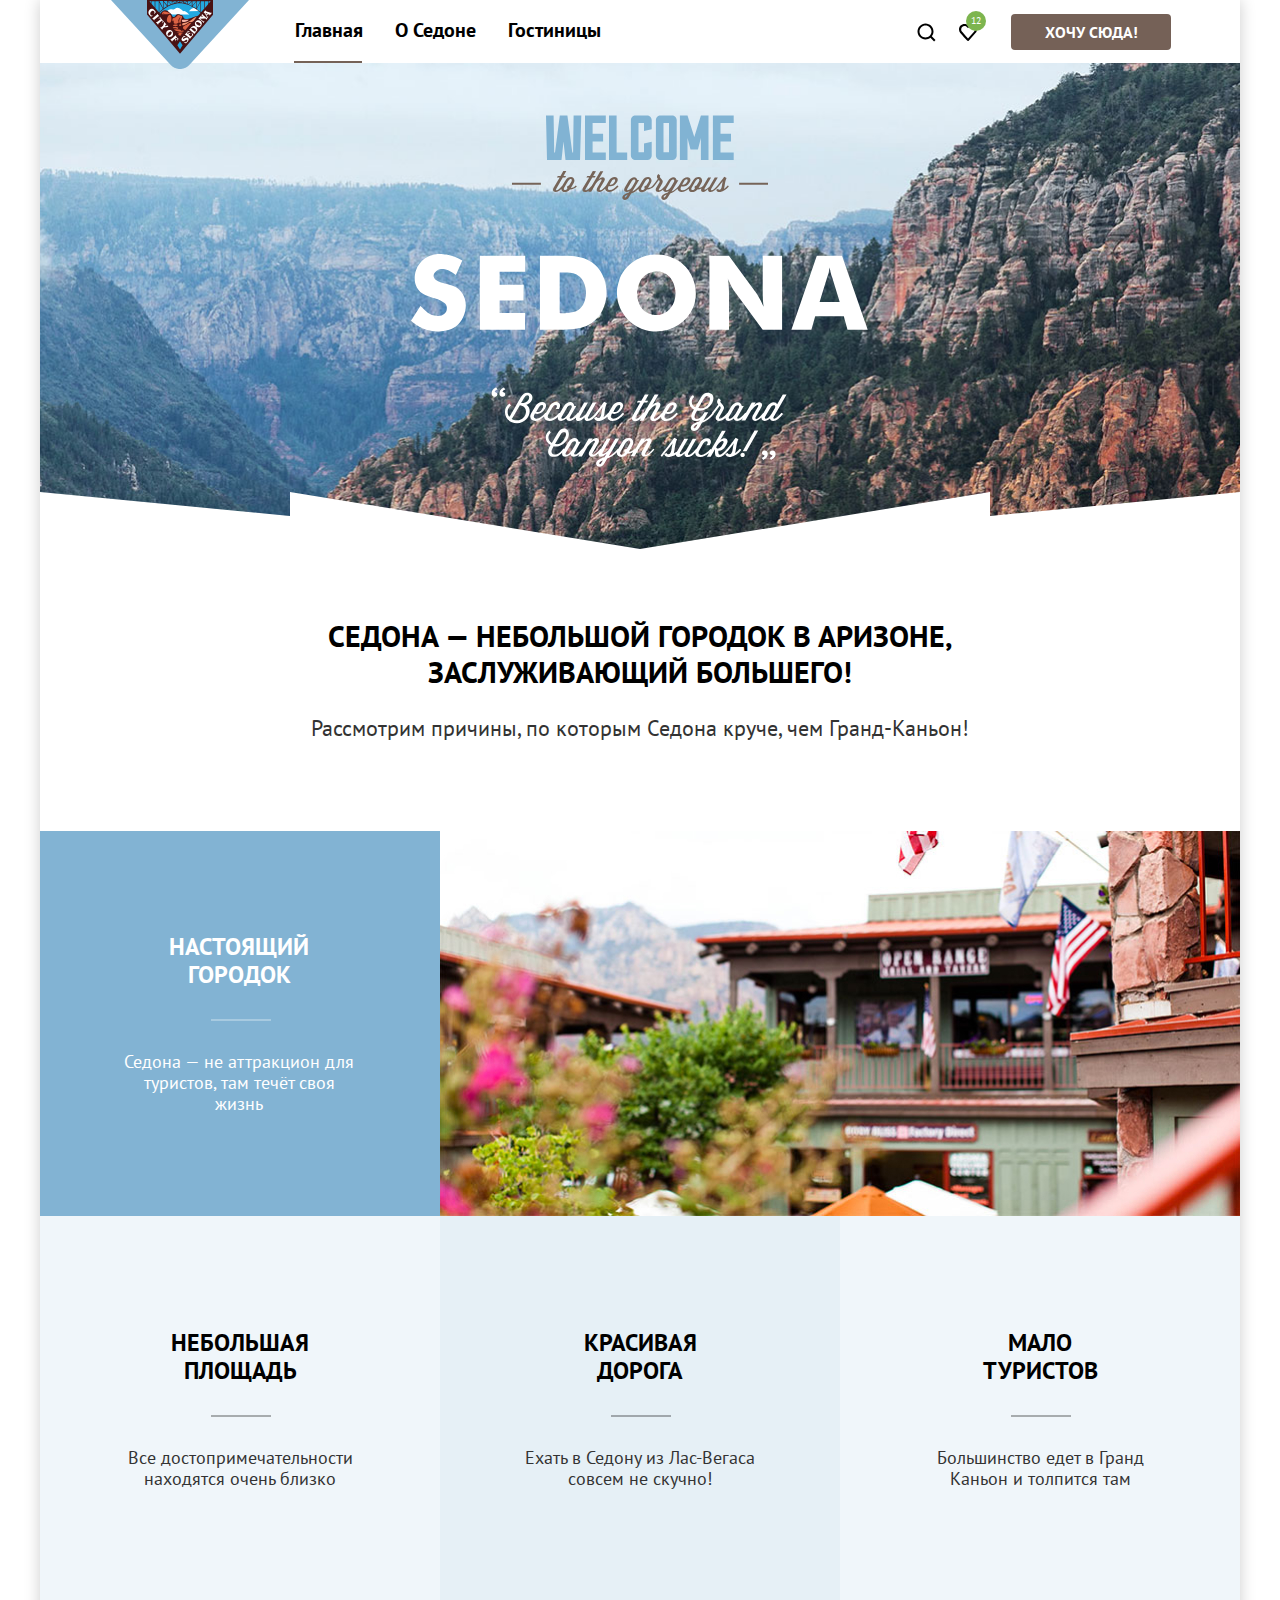
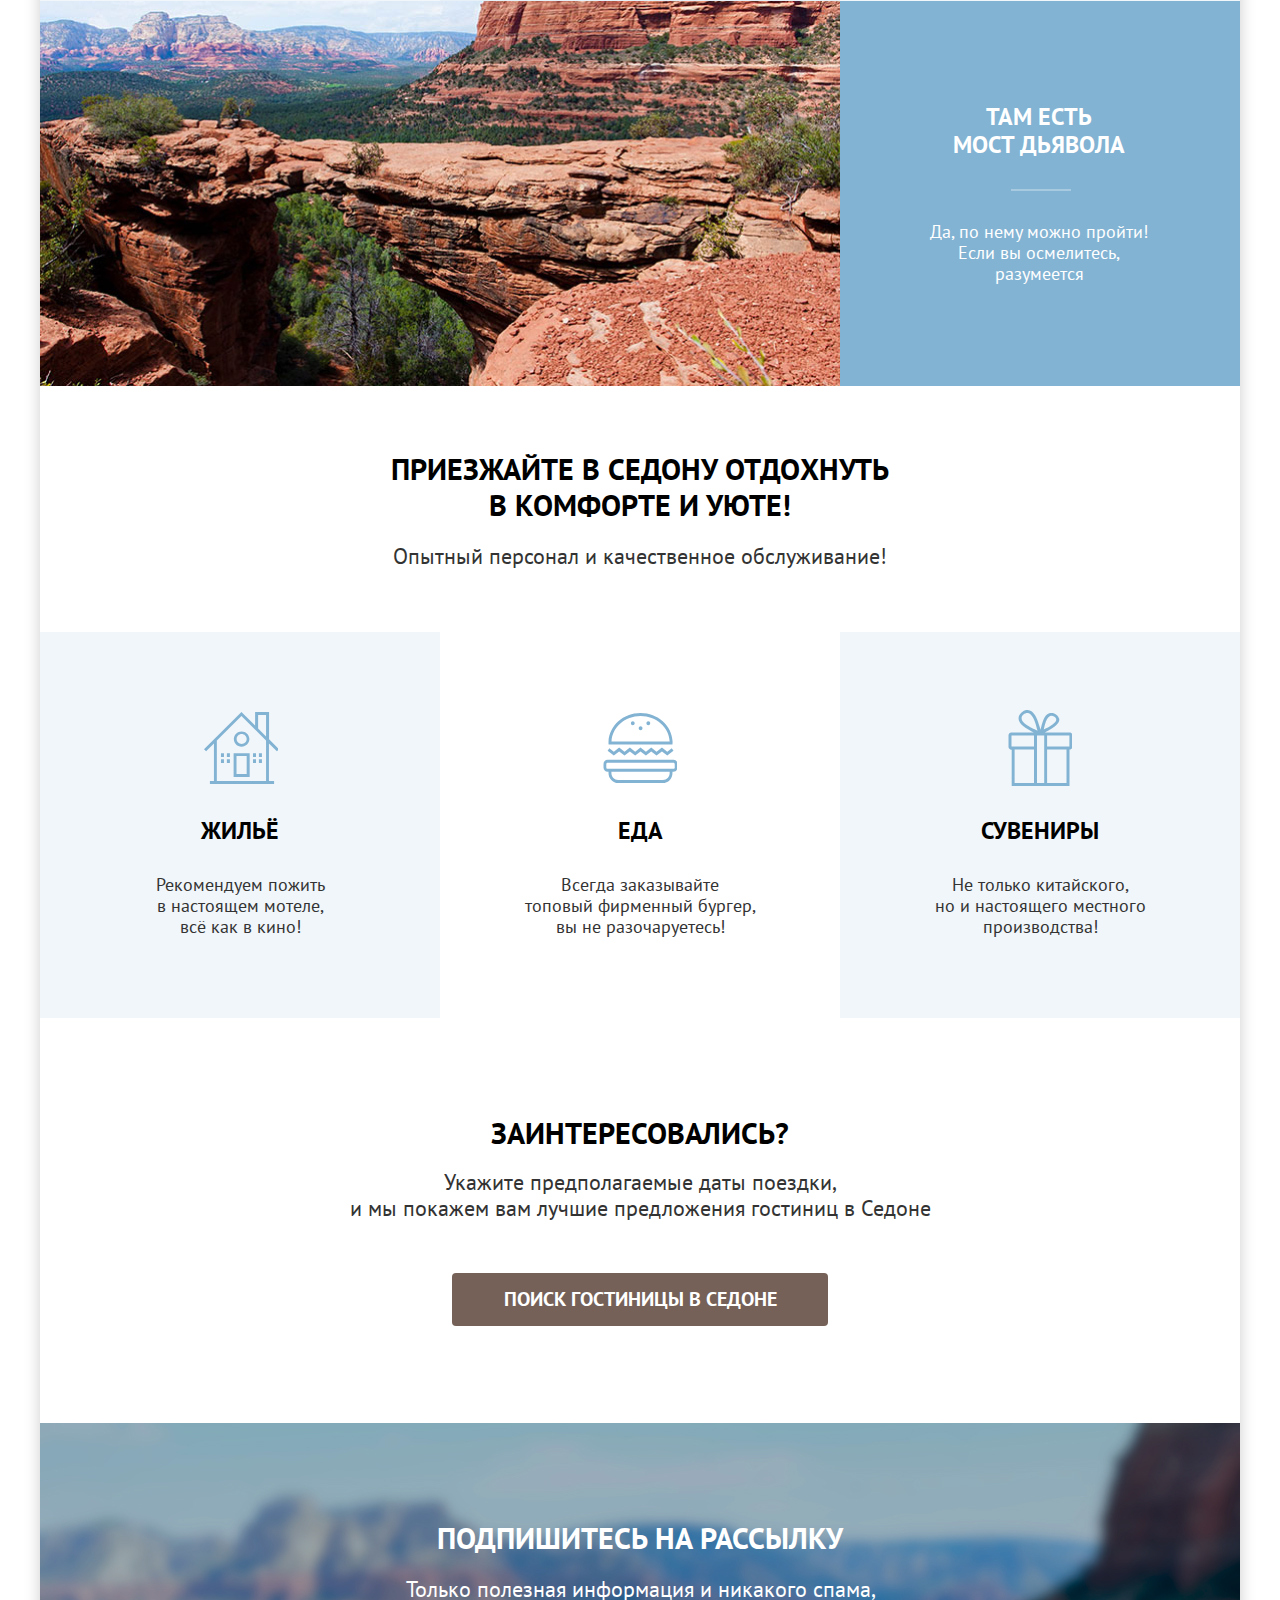
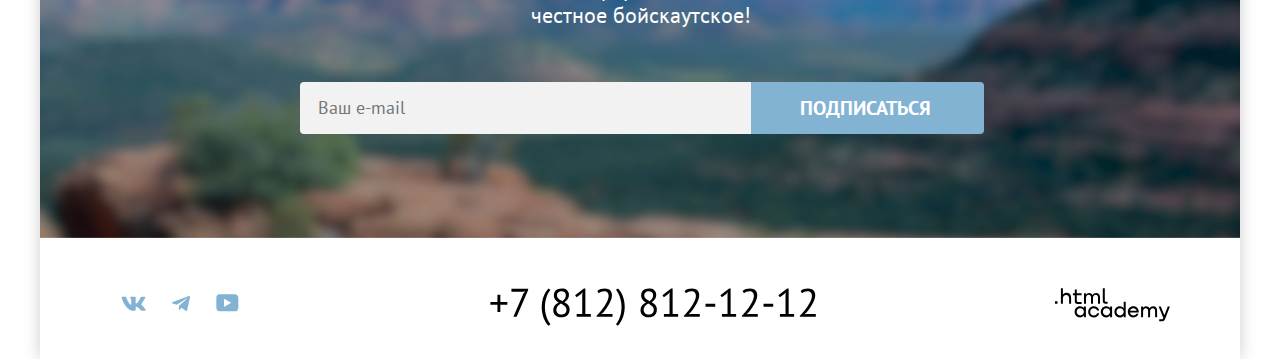
<file: index.html>
<!DOCTYPE html>
<html lang="ru">

<head>
  <meta charset="utf-8">
  <title>HTML Academy: Седона</title>
  <link rel="stylesheet" href="styles/style.css">
  <link rel="icon" href="favicon.ico">
  <link rel="icon" type="image/png" href="images/favicon.png">
</head>

<body>
  <div class="page-container">
    <header class="page-header">
      <a href="index.html" class="logo-link">
        <img src="images/logotype.svg" width="138" height="64" alt="Логотип города Седона" class="logo">
      </a>
      <nav class="navigation">
        <ul class="navigation-list">
          <li class="navigation-item">
            <a href="#" class="navigation-link navigation-link-active">Главная</a>
          </li>
          <li class="navigation-item">
            <a href="#" class="navigation-link">О Седонe</a>
          </li>
          <li class="navigation-item">
            <a href="catalog.html" class="navigation-link">Гостиницы</a>
          </li>
        </ul>
        <div class="user-block">
          <ul class="navigation-user">
            <li class="user-navigaton-item">
              <a href="#" class="user-navigation-link">
                <svg aria-hidden="true" focusable="false" fill="currentColor" width="19" height="19" viewBox="0 0 19 19"
                  xmlns="http://www.w3.org/2000/svg">
                  <path
                    d="m18.5 17.008-3.7-3.68c1-1.292 1.7-2.983 1.7-4.872C16.5 4.08 12.9.5 8.5.5s-8 3.68-8 8.055c0 4.376 3.6 7.956 8 7.956 1.8 0 3.5-.597 4.9-1.69l3.7 3.679 1.4-1.492Zm-10-2.486c-3.3 0-6-2.685-6-5.967 0-3.282 2.7-5.967 6-5.967s6 2.685 6 5.967c0 3.282-2.7 5.967-6 5.967Z" />
                </svg>
                <span class="visually-hidden">Поиск</span>
              </a>
            </li>
            <li class="user-navigaton-item">
              <a href="#" class="user-navigation-link">
                <svg aria-hidden="true" focusable="false" fill="currentColor" width="18" height="17" viewBox="0 0 18 17"
                  xmlns="http://www.w3.org/2000/svg">
                  <path
                    d="M8.9 17c-.3 0-.6-.1-.8-.4-5.4-6.1-6.7-7.5-7-7.9C.4 7.8 0 6.6 0 5.4 0 2.4 2.4 0 5.5 0 6.8 0 8 .5 9 1.3 10 .5 11.3 0 12.5 0c3 0 5.5 2.4 5.5 5.4 0 1.3-.5 2.5-1.3 3.4l-7 7.9c-.2.2-.4.3-.8.3Zm-6-9.5c.3.4 3.5 4 6.1 6.9l6.2-7c.5-.5.7-1.2.7-2 0-1.8-1.5-3.3-3.3-3.3-1 0-2 .5-2.7 1.3-.3.3-.6.4-.9.4-.3 0-.6-.2-.8-.4-.7-.8-1.7-1.3-2.7-1.3-1.8 0-3.3 1.5-3.3 3.3-.1.9.3 1.6.7 2.1-.1 0-.1 0 0 0Z" />
                </svg>
                <span class="visually-hidden">Избранное</span>
                <span class="favorite-value">12</span>
              </a>
            </li>
          </ul>
          <a href="#" class="button-link">Хочу сюда!</a>
        </div>
      </nav>
    </header>

    <main class="main">
      <h1 class="visually-hidden">Неофициальный сайт города Седона</h1>

      <section class="welcome">
        <h2 class="visually-hidden">Приглашение посетить туристический город</h2>
        <img src="images/welcome.svg" width="458" height="352" alt="Приглашение в туристический городок"
          class="welcome-image">
      </section>

      <section class="advantages">
        <h2 class="visually-hidden">Причины посетить город</h2>
        <p class="advantages-text">Седона — небольшой городок в Аризоне, заслуживающий большего!</p>
        <p class="advantages-description">Рассмотрим причины, по которым Седона круче, чем Гранд-Каньон!</p>
        <ul class="advantages-list">
          <li class="advantages-item advantages-item-color">
            <div class="container">
              <h3 class="advantage-title alternative-color">Настоящий городок</h3>
              <p class="advantage-description alternative-color">Седона — не аттракцион для туристов, там течёт своя
                жизнь
              </p>
            </div>
            <img src="images/real-town.jpg" width="800" height="385" alt="Настоящий городок" class="advantage-image">
          </li>
          <li class="advantages-item">
            <div class="container">
              <h3 class="advantage-title">Небольшая площадь</h3>
              <p class="advantage-description">Все достопримечательности находятся очень
                близко
              </p>
            </div>
          </li>
          <li class="advantages-item">
            <div class="container">
              <h3 class="advantage-title">Красивая<br> дорога</h3>
              <p class="advantage-description">Ехать в Седону из Лас-Вегаса совсем не скучно!
              </p>
            </div>
          </li>
          <li class="advantages-item">
            <div class="container">
              <h3 class="advantage-title">Мало<br> туристов</h3>
              <p class="advantage-description">Большинство едет в Гранд Каньон и толпится там
              </p>
            </div>
          </li>
          <li class="advantages-item  advantages-item-color">
            <img class="advantage-image" src="images/bridge-devol.jpg" width="800" height="385" alt="Мост дьявола">
            <div class="container">
              <h3 class="advantage-title alternative-color">Там есть<br> мост
                дьявола</h3>
              <p class="advantage-description alternative-color">Да, по нему можно пройти! Если вы осмелитесь,
                разумеется
              </p>
            </div>
        </ul>
      </section>

      <section class="services">
        <h2 class="visually-hidden">Виды Сервиса</h2>
        <p class="services-text">Приезжайте в Седону отдохнуть в комфорте и уюте!</p>
        <p class="services-description">Опытный персонал и качественное обслуживание!</p>
        <ul class="sevices-list">
          <li class="services-item services-additional-item-home">
            <h3 class="service-title">Жильё</h3>
            <p class="service-description">Рекомендуем пожить<br> в настоящем мотеле,<br> всё как в кино!</p>
          </li>
          <li class="services-item services-additional-item-food">
            <h3 class="service-title">Еда</h3>
            <p class="service-description">Всегда заказывайте<br> топовый фирменный бургер,<br> вы не
              разочаруетесь!</p>
          </li>
          <li class="services-item services-additional-item-surprice">
            <h3 class="service-title">Сувениры</h3>
            <p class="service-description">
              Не только китайского,<br> но и настоящего местного<br> производства!</p>
          </li>
        </ul>
      </section>

      <section class="booking">
        <h2 class="visually-hidden">Бронирование гостницы на определённый срок</h2>
        <p class="booking-text">Заинтересовались?</p>
        <p class="booking-description">Укажите предполагаемые даты поездки,<br> и мы покажем вам лучшие предложения
          гостиниц в Седоне</p>
        <a href="#" class="booking-link">Поиск гостиницы в седоне</a>
      </section>

    </main>

    <footer class="page-footer">

      <section class="subscribe">
        <h2 class="visually-hidden">Подписка на полезную информация</h2>
        <p class="subscribe-text alternative-color">Подпишитесь на рассылку</p>
        <p class="subscribe-description">Только полезная информация и никакого спама, честное бойскаутское!</p>
        <form action="https://echo.htmlacademy.ru/" class="subscribe-form" method="get">
          <div class="collapsing-indentation">
            <label class="visually-hidden" for="your-email">Ваш e-mail</label>
            <input type="email" id="your-email" placeholder="Ваш e-mail" name="user-email" required>
            <button class="subscribe-button" type="submit">Подписаться</button>
          </div>
        </form>
      </section>

      <div class="page-footer-container">
        <section class="social">
          <h2 class="visually-hidden">Социальные сети</h2>
          <ul class="social-list">
            <li class="social-item">
              <a href="https://vk.com/htmlacademy" class="button">
                <svg class="socials-item-icon" aria-hidden="true" focusable="false" width="25" height="15"
                  viewBox="0 0 25 15" fill="currentColor" xmlns="http://www.w3.org/2000/svg">
                  <path fill-rule="evenodd" clip-rule="evenodd"
                    d="M24.116 1.804c.166-.546 0-.948-.795-.948h-2.625c-.668 0-.976.347-1.143.73 0 0-1.335 3.196-3.226 5.272-.612.602-.89.793-1.224.793-.167 0-.418-.19-.418-.738V1.804c0-.656-.184-.948-.74-.948H9.817c-.417 0-.668.304-.668.593 0 .621.946.765 1.043 2.513V7.76c0 .833-.153.984-.487.984-.89 0-3.055-3.21-4.34-6.885-.249-.715-.5-1.003-1.172-1.003H1.566c-.75 0-.9.347-.9.73 0 .682.89 4.07 4.145 8.551 2.17 3.06 5.225 4.72 8.008 4.72 1.67 0 1.875-.369 1.875-1.004V11.54c0-.737.158-.884.687-.884.39 0 1.057.192 2.615 1.667 1.78 1.75 2.073 2.533 3.075 2.533h2.625c.75 0 1.126-.368.91-1.096-.238-.724-1.088-1.775-2.215-3.022-.612-.71-1.53-1.475-1.809-1.858-.389-.49-.278-.71 0-1.147 0 0 3.2-4.426 3.533-5.929h.001Z" />
                </svg>
                <span class="visually-hidden">ВКонтакте</span>
              </a>
            </li>
            <li class="social-item">
              <a href="https://t.me/htmlacademy" class="button">
                <svg class="socials-item-icon" aria-hidden="true" focusable="false" width="18" height="16"
                  viewBox="0 0 18 16" fill="currentColor" xmlns="http://www.w3.org/2000/svg">
                  <path
                    d="M16.785.956.84 7.104C-.248 7.541-.24 8.148.64 8.42l4.094 1.277 9.472-5.976c.448-.272.857-.126.52.173l-7.673 6.925H7.05l.002.001-.283 4.22c.414 0 .597-.19.829-.414l1.988-1.934 4.136 3.055c.762.42 1.31.205 1.5-.706l2.715-12.795c.278-1.114-.425-1.618-1.153-1.29Z" />
                </svg>
                <span class="visually-hidden">Телеграмм</span>
              </a>
            </li>
            <li class="social-item">
              <a href="https://www.youtube.com/user/htmlacademyru" class="button">
                <svg class="socials-item-icon" aria-hidden="true" focusable="false" width="23" height="18"
                  viewBox="0 0 23 18" fill="currentColor" xmlns="http://www.w3.org/2000/svg">
                  <path
                    d="M18.94.356H3.507C1.647.356.333 1.95.333 3.756V13.85c0 1.913 1.314 3.506 3.174 3.506H19.16c1.642 0 3.174-1.593 3.174-3.4v-10.2c-.219-1.806-1.532-3.4-3.393-3.4ZM7.995 12.894V4.819l7.333 4.037-7.333 4.038Z" />
                </svg>
                <span class="visually-hidden">Ютуб</span>
              </a>
            </li>
          </ul>
        </section>

        <section class="contacts">
          <h2 class="visually-hidden">Контакты</h2>
          <a href="tel:+78128121212" class="phone">
            <svg class="contacts-logo-color" aria-hidden="true" focusable="false" width="326" height="38"
              viewBox="0 0 326 38" fill="currentColor" xmlns="http://www.w3.org/2000/svg">
              <path
                d="M.405 13.896h7.04v-7.24h2.88v7.24h7.04v2.88h-7.04v7.2h-2.88v-7.2H.405v-2.88ZM23.4 28.856l10.04-23.44 1.76-1.96-2.36.36h-11.4V.856h16.72v1.08l-11.52 26.92H23.4Zm34.992 8.8a20.219 20.219 0 0 1-3.12-4.24 26.968 26.968 0 0 1-2.08-4.68 32.19 32.19 0 0 1-1.12-4.88 32.9 32.9 0 0 1-.36-4.72c0-1.466.12-3.013.36-4.64.24-1.626.627-3.253 1.16-4.88a28.472 28.472 0 0 1 2.08-4.84 23.166 23.166 0 0 1 3.2-4.4l1.92 1.4a24.02 24.02 0 0 0-2.68 4.24 27.631 27.631 0 0 0-1.68 4.4 29.702 29.702 0 0 0-.92 4.48c-.16 1.467-.24 2.88-.24 4.24 0 1.28.094 2.68.28 4.2.214 1.494.534 3 .96 4.52a30.663 30.663 0 0 0 1.72 4.4 19.86 19.86 0 0 0 2.56 3.92l-2.04 1.48Zm4.851-15.48c0-1.68.44-3.133 1.32-4.36.88-1.253 2.254-2.386 4.12-3.4-.666-.4-1.293-.813-1.88-1.24a10.24 10.24 0 0 1-1.52-1.52 7.562 7.562 0 0 1-1.04-1.88c-.24-.693-.36-1.493-.36-2.4 0-1.04.174-1.986.52-2.84a6.485 6.485 0 0 1 1.56-2.2 7.674 7.674 0 0 1 2.44-1.44c.96-.346 2.04-.52 3.24-.52 1.12 0 2.134.16 3.04.48.907.32 1.667.76 2.28 1.32a5.756 5.756 0 0 1 1.48 2c.347.774.52 1.627.52 2.56 0 1.52-.346 2.867-1.04 4.04-.693 1.147-1.84 2.28-3.44 3.4.694.4 1.347.84 1.96 1.32a8.502 8.502 0 0 1 1.64 1.6c.48.587.854 1.254 1.12 2 .267.72.4 1.547.4 2.48 0 1.147-.186 2.2-.56 3.16a6.911 6.911 0 0 1-1.64 2.44c-.72.667-1.6 1.2-2.64 1.6-1.04.374-2.226.56-3.56.56-1.28 0-2.413-.186-3.4-.56-.986-.373-1.826-.88-2.52-1.52a6.424 6.424 0 0 1-1.52-2.24 7.68 7.68 0 0 1-.52-2.84Zm13.24-.4c0-.8-.16-1.493-.48-2.08a5.811 5.811 0 0 0-1.28-1.64 9.079 9.079 0 0 0-1.76-1.36c-.666-.4-1.36-.786-2.08-1.16-1.626.907-2.786 1.92-3.48 3.04-.693 1.12-1.04 2.187-1.04 3.2 0 .64.107 1.254.32 1.84.214.587.534 1.094.96 1.52a4.99 4.99 0 0 0 1.56 1.04c.64.24 1.374.36 2.2.36.667 0 1.307-.093 1.92-.28a5.15 5.15 0 0 0 1.6-.88c.48-.4.854-.893 1.12-1.48.294-.613.44-1.32.44-2.12Zm-9.48-14.48c0 .747.147 1.414.44 2 .294.56.68 1.067 1.16 1.52.507.454 1.08.88 1.72 1.28.64.374 1.307.734 2 1.08 1.2-.933 2.08-1.853 2.64-2.76.587-.906.88-1.906.88-3 0-1.36-.426-2.4-1.28-3.12-.826-.746-1.826-1.12-3-1.12-.72 0-1.36.12-1.92.36-.56.24-1.04.547-1.44.92-.4.374-.706.814-.92 1.32-.186.48-.28.987-.28 1.52Zm19.637 18.6h5.6V6.536l.4-2.36-1.6 1.88-4.4 3.16-1.52-2.04 8.8-6.8h1.44v25.52h5.48v2.96h-14.2v-2.96Zm35.317-18.68c0 1.414-.266 2.867-.8 4.36a26.123 26.123 0 0 1-2.04 4.44 43.372 43.372 0 0 1-2.8 4.4 106.51 106.51 0 0 1-3.12 4.04l-1.96 1.72v.16l2.56-.44h8.72v2.96h-15.92v-1.16c.587-.613 1.294-1.373 2.12-2.28a63.998 63.998 0 0 0 2.56-3 60.203 60.203 0 0 0 2.64-3.52 38.593 38.593 0 0 0 2.36-3.8 22.61 22.61 0 0 0 1.72-3.8c.427-1.253.64-2.44.64-3.56 0-1.306-.373-2.386-1.12-3.24-.746-.88-1.88-1.32-3.4-1.32-1.013 0-2 .214-2.96.64-.96.4-1.786.867-2.48 1.4l-1.32-2.28c.934-.8 2.04-1.426 3.32-1.88 1.28-.453 2.654-.68 4.12-.68 1.147 0 2.16.174 3.04.52.88.32 1.627.787 2.24 1.4a6.084 6.084 0 0 1 1.4 2.2c.32.827.48 1.734.48 2.72Zm6.077-6.84a20.198 20.198 0 0 1 3.12 4.24 24.553 24.553 0 0 1 2.04 4.72c.533 1.6.92 3.227 1.16 4.88.24 1.627.36 3.187.36 4.68 0 1.467-.12 3.014-.36 4.64a30.566 30.566 0 0 1-1.16 4.92 27.134 27.134 0 0 1-2.12 4.8 21.85 21.85 0 0 1-3.16 4.4l-1.92-1.4a24 24 0 0 0 2.68-4.24 24.382 24.382 0 0 0 1.68-4.44c.427-1.493.72-2.973.88-4.44.187-1.466.28-2.88.28-4.24 0-1.28-.107-2.666-.32-4.16-.213-1.493-.547-3-1-4.52-.427-1.52-.987-3-1.68-4.44a18.561 18.561 0 0 0-2.52-3.92l2.04-1.48Zm22.475 21.8c0-1.68.44-3.133 1.32-4.36.88-1.253 2.253-2.386 4.12-3.4-.667-.4-1.293-.813-1.88-1.24-.56-.453-1.067-.96-1.52-1.52a7.559 7.559 0 0 1-1.04-1.88c-.24-.693-.36-1.493-.36-2.4 0-1.04.173-1.986.52-2.84a6.474 6.474 0 0 1 1.56-2.2 7.673 7.673 0 0 1 2.44-1.44c.96-.346 2.04-.52 3.24-.52 1.12 0 2.133.16 3.04.48.907.32 1.667.76 2.28 1.32a5.761 5.761 0 0 1 1.48 2c.347.774.52 1.627.52 2.56 0 1.52-.347 2.867-1.04 4.04-.693 1.147-1.84 2.28-3.44 3.4.693.4 1.347.84 1.96 1.32a8.494 8.494 0 0 1 1.64 1.6c.48.587.853 1.254 1.12 2 .267.72.4 1.547.4 2.48 0 1.147-.187 2.2-.56 3.16a6.907 6.907 0 0 1-1.64 2.44c-.72.667-1.6 1.2-2.64 1.6-1.04.374-2.227.56-3.56.56-1.28 0-2.413-.186-3.4-.56-.987-.373-1.827-.88-2.52-1.52a6.423 6.423 0 0 1-1.52-2.24 7.672 7.672 0 0 1-.52-2.84Zm13.24-.4c0-.8-.16-1.493-.48-2.08a5.819 5.819 0 0 0-1.28-1.64 9.082 9.082 0 0 0-1.76-1.36c-.667-.4-1.36-.786-2.08-1.16-1.627.907-2.787 1.92-3.48 3.04-.693 1.12-1.04 2.187-1.04 3.2 0 .64.107 1.254.32 1.84.213.587.533 1.094.96 1.52.427.427.947.774 1.56 1.04.64.24 1.373.36 2.2.36.667 0 1.307-.093 1.92-.28a5.15 5.15 0 0 0 1.6-.88c.48-.4.853-.893 1.12-1.48.293-.613.44-1.32.44-2.12Zm-9.48-14.48c0 .747.147 1.414.44 2a5.75 5.75 0 0 0 1.16 1.52c.507.454 1.08.88 1.72 1.28.64.374 1.307.734 2 1.08 1.2-.933 2.08-1.853 2.64-2.76.587-.906.88-1.906.88-3 0-1.36-.427-2.4-1.28-3.12-.827-.746-1.827-1.12-3-1.12-.72 0-1.36.12-1.92.36-.56.24-1.04.547-1.44.92a3.8 3.8 0 0 0-.92 1.32 4.15 4.15 0 0 0-.28 1.52Zm19.637 18.6h5.6V6.536l.4-2.36-1.6 1.88-4.4 3.16-1.52-2.04 8.8-6.8h1.44v25.52h5.48v2.96h-14.2v-2.96Zm35.317-18.68c0 1.414-.267 2.867-.8 4.36a26.279 26.279 0 0 1-2.04 4.44 43.547 43.547 0 0 1-2.8 4.4 106.51 106.51 0 0 1-3.12 4.04l-1.96 1.72v.16l2.56-.44h8.72v2.96h-15.92v-1.16a137.54 137.54 0 0 0 2.12-2.28 64.604 64.604 0 0 0 2.56-3 61.114 61.114 0 0 0 2.64-3.52 38.783 38.783 0 0 0 2.36-3.8 22.69 22.69 0 0 0 1.72-3.8c.426-1.253.64-2.44.64-3.56 0-1.306-.374-2.386-1.12-3.24-.747-.88-1.88-1.32-3.4-1.32-1.014 0-2 .214-2.96.64-.96.4-1.787.867-2.48 1.4l-1.32-2.28c.933-.8 2.04-1.426 3.32-1.88 1.28-.453 2.653-.68 4.12-.68 1.146 0 2.16.174 3.04.52.88.32 1.626.787 2.24 1.4a6.097 6.097 0 0 1 1.4 2.2c.32.827.48 1.734.48 2.72Zm6.317 8.64h9.68v2.96h-9.68v-2.96Zm16.374 10.04h5.6V6.536l.4-2.36-1.6 1.88-4.4 3.16-1.52-2.04 8.8-6.8h1.44v25.52h5.48v2.96h-14.2v-2.96Zm35.317-18.68c0 1.414-.267 2.867-.8 4.36a26.279 26.279 0 0 1-2.04 4.44 43.547 43.547 0 0 1-2.8 4.4 106.51 106.51 0 0 1-3.12 4.04l-1.96 1.72v.16l2.56-.44h8.72v2.96h-15.92v-1.16a137.54 137.54 0 0 0 2.12-2.28 64.604 64.604 0 0 0 2.56-3 61.114 61.114 0 0 0 2.64-3.52 38.783 38.783 0 0 0 2.36-3.8 22.69 22.69 0 0 0 1.72-3.8c.426-1.253.64-2.44.64-3.56 0-1.306-.374-2.386-1.12-3.24-.747-.88-1.88-1.32-3.4-1.32-1.014 0-2 .214-2.96.64-.96.4-1.787.867-2.48 1.4l-1.32-2.28c.933-.8 2.04-1.426 3.32-1.88 1.28-.453 2.653-.68 4.12-.68 1.146 0 2.16.174 3.04.52.88.32 1.626.787 2.24 1.4a6.097 6.097 0 0 1 1.4 2.2c.32.827.48 1.734.48 2.72Zm6.317 8.64h9.68v2.96h-9.68v-2.96Zm16.374 10.04h5.6V6.536l.4-2.36-1.6 1.88-4.4 3.16-1.52-2.04 8.8-6.8h1.44v25.52h5.48v2.96h-14.2v-2.96Zm35.316-18.68c0 1.414-.266 2.867-.8 4.36a26.123 26.123 0 0 1-2.04 4.44 43.372 43.372 0 0 1-2.8 4.4 106.51 106.51 0 0 1-3.12 4.04l-1.96 1.72v.16l2.56-.44h8.72v2.96h-15.92v-1.16c.587-.613 1.294-1.373 2.12-2.28a63.998 63.998 0 0 0 2.56-3 60.203 60.203 0 0 0 2.64-3.52 38.593 38.593 0 0 0 2.36-3.8 22.61 22.61 0 0 0 1.72-3.8c.427-1.253.64-2.44.64-3.56 0-1.306-.373-2.386-1.12-3.24-.746-.88-1.88-1.32-3.4-1.32-1.013 0-2 .214-2.96.64-.96.4-1.786.867-2.48 1.4l-1.32-2.28c.934-.8 2.04-1.426 3.32-1.88 1.28-.453 2.654-.68 4.12-.68 1.147 0 2.16.174 3.04.52.88.32 1.627.787 2.24 1.4a6.084 6.084 0 0 1 1.4 2.2c.32.827.48 1.734.48 2.72Z" />
            </svg>
          </a>
        </section>

        <section class="footer-logo">
          <h2 class="visually-hidden">Логотип HTML Academy</h2>
          <a href="https://htmlacademy.ru/" class="html-link">
            <svg class="contacts-logo-color" aria-hidden="true" focusable="false" width="115" height="34"
              viewBox="0 0 115 34" fill="currentColor" xmlns="http://www.w3.org/2000/svg">
              <path
                d="M0 13.256v2.6h2.5v-2.6H0ZM11.6 4.856c-1.6 0-2.8.7-3.6 1.7h-.1v-6.2h-2v15.5h2v-5.3c0-2.1 1.3-3.6 3.3-3.6 1.8 0 2.9 1.4 2.9 3.2v5.7h2v-6.1c.1-3-1.8-4.9-4.5-4.9ZM26.6 5.156h-4.8v-3.7h-2v3.8h-1.9v2h1.9v6c0 1.7 1 2.7 2.7 2.7h4.1v-2h-3.7c-.7 0-1.1-.4-1.1-1.1v-5.7h4.8v-2ZM41.1 4.956c-1.6 0-2.9.8-3.5 2.1h-.1c-.6-1.2-1.8-2.1-3.4-2.1-1.4 0-2.5.8-3.1 1.8h-.1v-1.6H29v10.6h2v-5.4c0-2 1-3.5 2.6-3.5 1.5 0 2.4 1 2.4 2.6v6.3h2v-5.6c0-2.4 1.4-3.3 2.6-3.3 1.5 0 2.4 1 2.4 2.6v6.3h2v-6.5c.1-2.5-1.4-4.3-3.9-4.3ZM47.8 13.056c0 1.7 1 2.7 2.8 2.7h2v-2h-1.7c-.7 0-1.1-.4-1.1-1.1V.356h-2v12.7ZM28.9 20.056c-.9-1.1-2.2-1.8-3.9-1.8-3.1 0-5.4 2.3-5.4 5.6s2.3 5.6 5.4 5.6c1.8 0 3-.8 3.8-1.9h.1v1.6h2v-10.6h-2v1.5Zm-3.6 7.4c-2.2 0-3.6-1.6-3.6-3.6s1.4-3.6 3.6-3.6 3.6 1.6 3.6 3.6c0 1.9-1.4 3.6-3.6 3.6ZM44.2 22.356c-.5-2.4-2.6-4.1-5.4-4.1-3.4 0-5.6 2.5-5.6 5.6 0 3.1 2.2 5.6 5.6 5.6 2.8 0 4.9-1.8 5.4-4.2h-2.1c-.4 1.3-1.7 2.3-3.3 2.3-2.2 0-3.6-1.6-3.6-3.6s1.4-3.6 3.6-3.6c1.6 0 2.8 1 3.3 2.2h2.1v-.2ZM55.1 20.056c-.9-1.1-2.2-1.8-3.9-1.8-3.1 0-5.4 2.3-5.4 5.6s2.3 5.6 5.4 5.6c1.8 0 3-.8 3.8-1.9h.1v1.6h2v-10.6h-2v1.5Zm-3.6 7.4c-2.2 0-3.6-1.6-3.6-3.6s1.4-3.6 3.6-3.6 3.6 1.6 3.6 3.6c0 1.9-1.5 3.6-3.6 3.6ZM68.7 20.156c-.9-1.1-2.2-1.9-3.9-1.9-3.1 0-5.4 2.3-5.4 5.6s2.2 5.6 5.4 5.6c1.7 0 3-.8 3.8-1.8h.1v1.5h2v-15.4h-2v6.4Zm-3.6 7.3c-2.2 0-3.6-1.6-3.6-3.6s1.4-3.6 3.6-3.6 3.6 1.6 3.6 3.6c-.1 2-1.5 3.6-3.6 3.6ZM78.3 18.256c-3.3 0-5.5 2.5-5.5 5.6 0 3 2.1 5.6 5.5 5.6 2.5 0 4.5-1.3 5.2-3.6h-2.1c-.5 1-1.6 1.6-3 1.6-1.9 0-3.3-1.3-3.4-2.9h8.8c.2-3.6-2-6.3-5.5-6.3Zm0 1.9c1.7 0 3 1 3.3 2.6h-6.5c.3-1.5 1.5-2.6 3.2-2.6ZM98.2 18.256c-1.6 0-2.9.8-3.6 2h-.1c-.6-1.2-1.8-2-3.4-2-1.4 0-2.5.7-3.1 1.8v-1.5h-1.9v10.6h2v-5.4c0-2 1-3.4 2.6-3.5 1.5 0 2.4 1 2.4 2.6v6.3h2v-5.6c0-2.4 1.4-3.3 2.6-3.3 1.5 0 2.4 1 2.4 2.6v6.3h2v-6.5c.1-2.6-1.4-4.4-3.9-4.4ZM109.4 27.356l-3.6-8.9h-2.2l4.8 11.6c-.3.9-.7 1.2-1.7 1.2h-2.5v2h2.5c1.8 0 2.8-.8 3.5-2.6l4.7-12.2h-2.1l-3.4 8.9Z" />
            </svg>
          </a>
        </section>

      </div>
    </footer>

    <div class="modal-container modal-hidden">
      <div class="modal modal-auth">
        <button class="modal-close-button" type="button">
          <svg class="icon-close" width="14" height="14" viewBox="0 0 14 14" fill="currentColor"
            xmlns="http://www.w3.org/2000/svg">
            <path
              d="M14 1.292 12.708 0 7 5.708 1.292 0 0 1.292 5.708 7 0 12.708 1.292 14 7 8.292 12.708 14 14 12.708 8.292 7 14 1.292Z" />
          </svg>
          <span class="visually-hidden">Закрыть</span>
        </button>

        <section class="modal-content">
          <h2 class="modal-title">Поиск гостиницы в Седоне</h2>
          <form class="select-form" action="https://echo.htmlacademy.ru/" method="get">
            <p class="field-group">
              <label class="filter-group-come" for="select-come">Дата Заезда:</label>
              <input class="select-form-date" type="text" id="select-come" name="select-come" value="27 апреля 2020"
                required placeholder="Укажите дату">
              <span class="filter-note-text">Мы не можем отправить вас в прошлое.</span>
            </p>
            <p class="field-group">
              <label class="filter-group-departure" for="select-leave">Дата Выезда:</label>
              <input class="select-form-date" type="text" id="select-leave" name="select-leave" value="1 сентября 2023"
                required placeholder="Укажите дату">
              <span class="filter-note-text filter-note-color">На эти даты есть свободные номера. Пока есть.</span>
            </p>
            <div class="container-sort-people">
              <div class="container-value">
                <label class="filter-group-people" for="select-adults">Взрослые:</label>
                <div class="switcher-buttons">
                  <button class="change-value-button button-decrease" type="button"><svg class="icon-decrease"
                      width="20" height="20" viewBox="0 0 20 20" fill="none" xmlns="http://www.w3.org/2000/svg">
                      <path d="M3 9v2h14V9H3Z" />
                    </svg></button>
                  <input class="select-form-field" type="text" id="select-adults" name="select-adults" value="2"
                    required>
                  <button class="change-value-button button-increase" type="button"><svg class="icon-increase"
                      width="20" height="20" viewBox="0 0 20 20" fill="none" xmlns="http://www.w3.org/2000/svg">
                      <path d="M17 9h-6V3H9v6H3v2h6v6h2v-6h6V9Z" />
                    </svg></button>
                </div>
              </div>
              <div class="container-value">
                <label class="filter-group-people filter-group-children" for="select-children">Дети:</label>
                <div class="popover">
                  <button class="popover-button" type="button">
                    <span class="visually-hidden">дополнительные сведения </span>
                  </button>
                  <div class="popover-content">
                    <p class="popover-text">Укажите количество детей, которые будут с вами,
                      возраст которых от 6 до 18
                      лет. Дети до 6 лет размещаются бесплатно.</p>
                  </div>
                </div>
                <div class="switcher-buttons">
                  <button class="change-value-button button-decrease" type="button"><svg class="icon-decrease"
                      width="20" height="20" viewBox="0 0 20 20" fill="none" xmlns="http://www.w3.org/2000/svg">
                      <path d="M3 9v2h14V9H3Z" />
                    </svg></button>
                  <input class="select-form-field" type="text" id="select-children" name="select-children" value="2"
                    required>
                  <button class="change-value-button button-increase" type="button"><svg class="icon-increase"
                      width="20" height="20" viewBox="0 0 20 20" fill="none" xmlns="http://www.w3.org/2000/svg">
                      <path d="M17 9h-6V3H9v6H3v2h6v6h2v-6h6V9Z" />
                    </svg></button>
                </div>
              </div>
            </div>
            <button class="form-button-find" type="submit">Найти</button>
          </form>

        </section>
      </div>

    </div>
  </div>
  <script src="./scripts/script.js"></script>
</body>

</html>
</file>
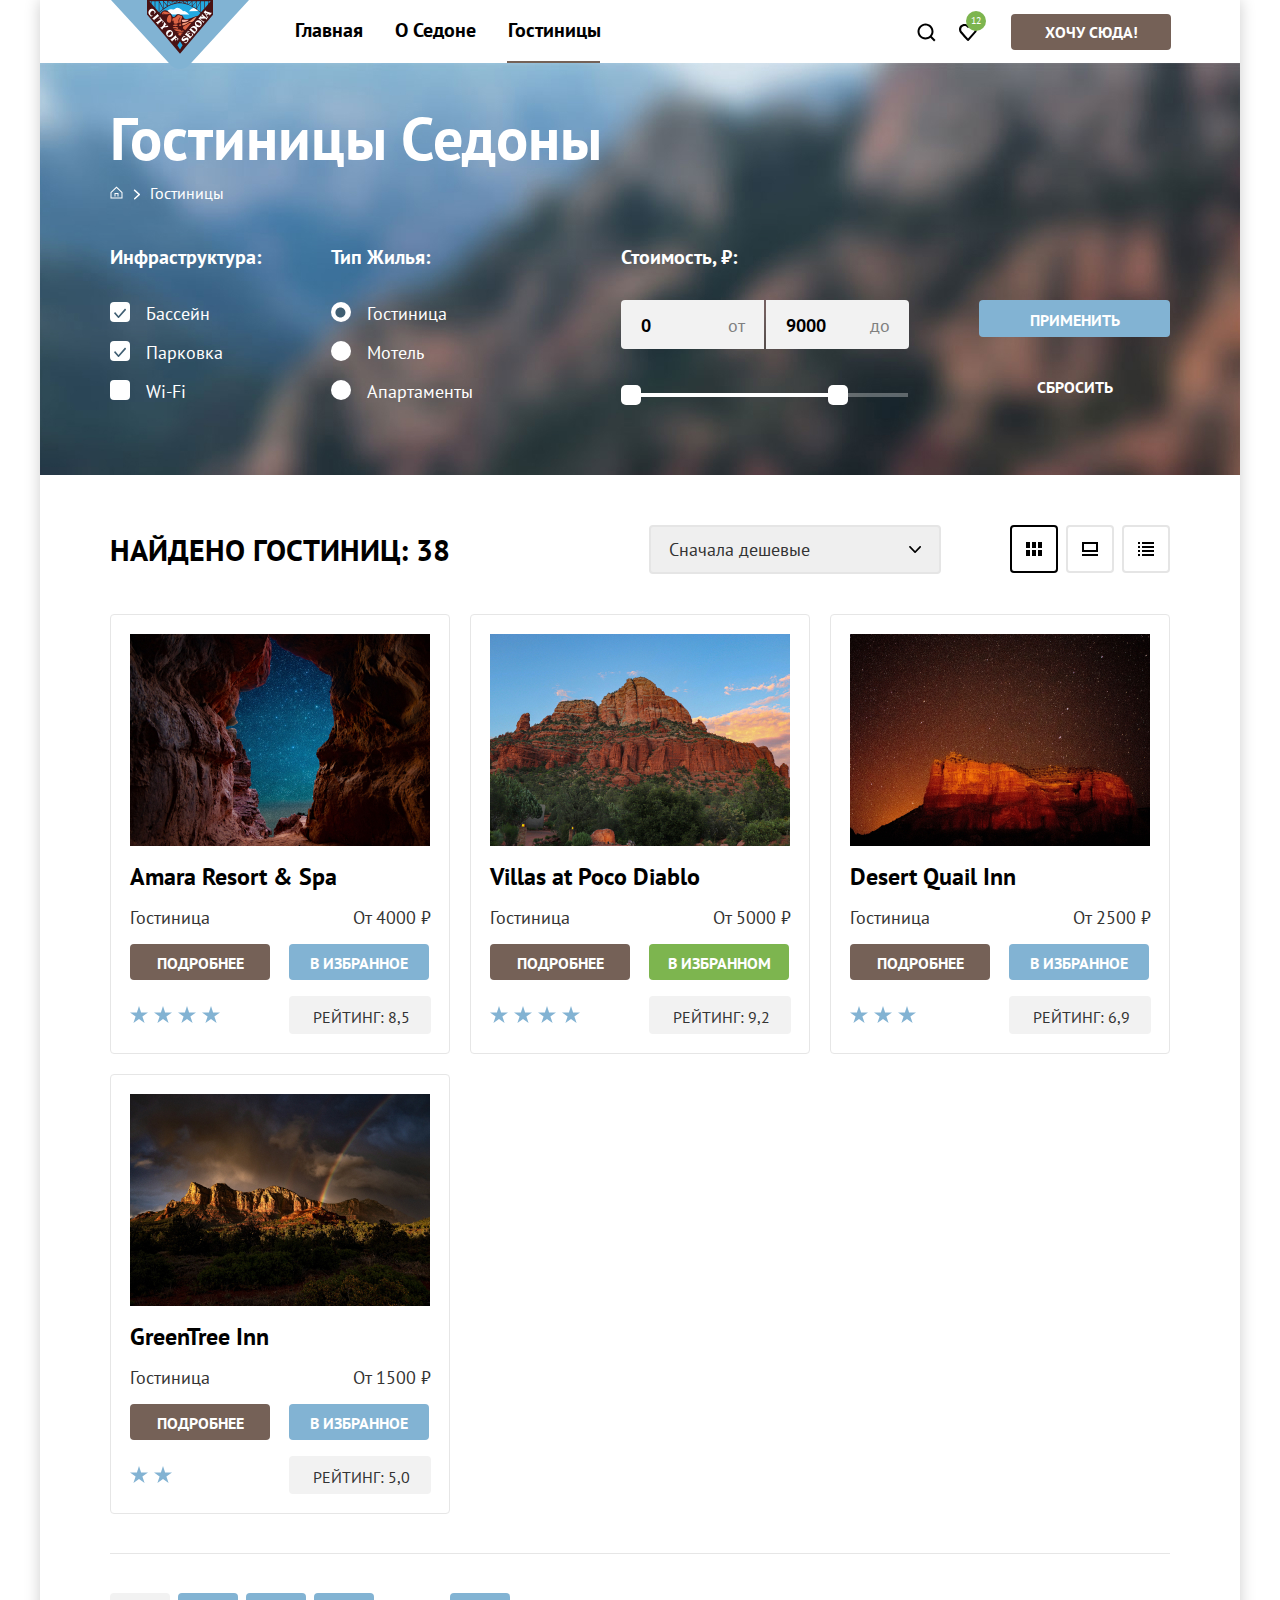
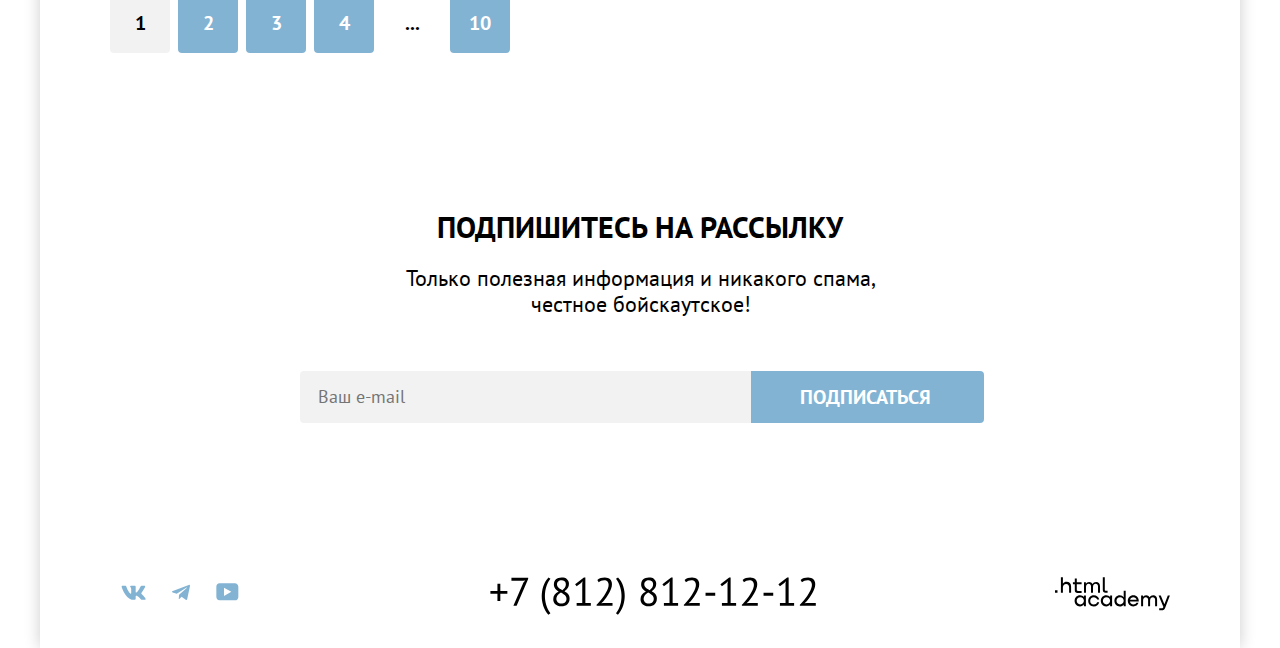
<file: catalog.html>
<!DOCTYPE html>
<html lang="ru">

<head>
  <meta charset="utf-8">
  <title>Каталог</title>
  <link rel="stylesheet" href="styles/style.css">
  <link rel="icon" href="favicon.ico">
  <link rel="icon" type="image/png" href="images/favicon.png">
</head>

<body>
  <div class="page-container">
    <header class="page-header">
      <a href="index.html" class="logo-link">
        <img src="images/logotype.svg" width="138" height="64" alt="Логотип города Седона" class="logo">
      </a>
      <nav class="navigation">
        <ul class="navigation-list">
          <li class="navigation-item">
            <a href="index.html" class="navigation-link">Главная</a>
          </li>
          <li class="navigation-item">
            <a href="#" class="navigation-link">О Седонe</a>
          </li>
          <li class="navigation-item">
            <a href="#" class="navigation-link  navigation-link-active">Гостиницы</a>
          </li>

        </ul>
        <div class="user-block">
          <ul class="navigation-user">
            <li class="user-navigaton-item">
              <a href="#" class="user-navigation-link">
                <svg aria-hidden="true" focusable="false" fill="currentColor" width="19" height="19" viewBox="0 0 19 19"
                  xmlns="http://www.w3.org/2000/svg">
                  <path
                    d="m18.5 17.008-3.7-3.68c1-1.292 1.7-2.983 1.7-4.872C16.5 4.08 12.9.5 8.5.5s-8 3.68-8 8.055c0 4.376 3.6 7.956 8 7.956 1.8 0 3.5-.597 4.9-1.69l3.7 3.679 1.4-1.492Zm-10-2.486c-3.3 0-6-2.685-6-5.967 0-3.282 2.7-5.967 6-5.967s6 2.685 6 5.967c0 3.282-2.7 5.967-6 5.967Z" />
                </svg>
                <span class="visually-hidden">Поиск</span>
              </a>
            </li>
            <li class="user-navigaton-item">
              <a href="#" class="user-navigation-link">
                <svg aria-hidden="true" focusable="false" fill="currentColor" width="18" height="17" viewBox="0 0 18 17"
                  xmlns="http://www.w3.org/2000/svg">
                  <path
                    d="M8.9 17c-.3 0-.6-.1-.8-.4-5.4-6.1-6.7-7.5-7-7.9C.4 7.8 0 6.6 0 5.4 0 2.4 2.4 0 5.5 0 6.8 0 8 .5 9 1.3 10 .5 11.3 0 12.5 0c3 0 5.5 2.4 5.5 5.4 0 1.3-.5 2.5-1.3 3.4l-7 7.9c-.2.2-.4.3-.8.3Zm-6-9.5c.3.4 3.5 4 6.1 6.9l6.2-7c.5-.5.7-1.2.7-2 0-1.8-1.5-3.3-3.3-3.3-1 0-2 .5-2.7 1.3-.3.3-.6.4-.9.4-.3 0-.6-.2-.8-.4-.7-.8-1.7-1.3-2.7-1.3-1.8 0-3.3 1.5-3.3 3.3-.1.9.3 1.6.7 2.1-.1 0-.1 0 0 0Z" />
                </svg>
                <span class="visually-hidden">Избранное</span>
                <span class="favorite-value">12</span>
              </a>
            </li>
          </ul>
          <a href="#" class="button-link">Хочу сюда!</a>
        </div>
      </nav>
    </header>

    <main class="main-inner">

      <div class="sorting-container">
        <header class="inner-header">
          <h1 class="inner-header-title">Гостиницы Седоны</h1>
          <ul class="breadcrumbs">
            <li class="breadcrumbs-item">
              <a href="index.html" class="breadcrumbs-link">
                <svg class="breadcrumbs-icon" aria-hidden="true" focusable="false" width="13" height="13"
                  viewBox="0 0 13 13" fill="currentColor" xmlns="http://www.w3.org/2000/svg">
                  <path d="m6.5.5-6 5.8v6.2h12V6.3L6.5.5Zm5 11h-10V6.7l5-4.8 5 4.8v4.8Z" />
                  <path d="M4.5 10.5h1V8h2v2.5h1V7h-4v3.5Z" />
                </svg>
              </a>
              <span class="visually-hidden">Главная</span>

            </li>
            <li class="breadcrumbs-item">
              <a href="catalog.html" class="breadcrumbs-link">Гостиницы</a>
            </li>
          </ul>
        </header>

        <section class="hotel-products">
          <h2 class="visually-hidden">Список товаров с фильтрами</h2>
          <form action="https://echo.htmlacademy.ru/" class="hotel-filter" method="get">


            <fieldset class="hotel-products-group box-services-rooms">
              <legend class="hotel-filter-title">Инфраструктура:</legend>
              <ul class="hotel-filter-list">
                <li class="hotel-filter-item">
                  <label class="control">
                    <input type="checkbox" class="visually-hidden control-input-checkbox" name="pool" checked>
                    <span class="control-mark"></span>
                    <span class="control-label">Бассейн</span>
                  </label>
                </li>
                <li class="hotel-filter-item">
                  <label class="control">
                    <input type="checkbox" class="visually-hidden control-input-checkbox" name="parking" checked>
                    <span class="control-mark"></span>
                    <span class="control-label">Парковка</span>
                  </label>
                </li>
                <li class="hotel-filter-item">
                  <label class="control">
                    <input type="checkbox" class="visually-hidden control-input-checkbox" name="Wi-Fi">
                    <span class="control-mark"></span>
                    <span class="control-label">Wi-Fi</span>
                  </label>
                </li>
              </ul>
            </fieldset>

            <fieldset class="hotel-products-group box-services-rooms">
              <legend class="hotel-filter-title">Тип Жилья:</legend>
              <ul class="hotel-filter-list">
                <li class="hotel-filter-item">
                  <label class="control-radio">
                    <input type="radio" class="visually-hidden control-input-radio" name="type-group" value="hotel"
                      checked>
                    <span class="control-radio-mark"></span>
                    <span class="control-label">Гостиница</span>
                  </label>
                </li>
                <li class="hotel-filter-item">
                  <label class="control-radio">
                    <input type="radio" class="visually-hidden control-input-radio" name="type-group" value="motel">
                    <span class="control-radio-mark"></span>
                    <span class="control-label">Мотель</span>
                  </label>
                </li>
                <li class="hotel-filter-item">
                  <label class="control-radio">
                    <input type="radio" class="visually-hidden control-input-radio" name="type-group"
                      value="appartaments">
                    <span class="control-radio-mark"></span>
                    <span class="control-label">Апартаменты</span>
                  </label>
                </li>
              </ul>
            </fieldset>

            <fieldset class="hotel-products-group box-cost-range">
              <legend class="hotel-filter-title-cost">Стоимость, ₽:</legend>
              <div class="input-filter">
                <label class="input-from">
                  <input type="number" class="input-prime input-from-cost" name="type-group" value="0">
                  <span class="from-cost">от</span>
                </label>
                <label class="input-to">
                  <input type="number" class="input-prime input-to-cost" name="type-group" value="9000">
                  <span class="to-cost">до</span>
                </label>
              </div>

              <div class="range">
                <div class="range-scale">
                  <div class="range-bar" style="left: 0; width: 227px">
                    <button type="button" class="range-toggle toggle-min">
                      <span class="visually-hidden">Изменить минимальную цену</span>
                    </button>
                    <button type="button" class="range-toggle toggle-max"><span class="visually-hidden">Изменить
                        максимальную цену</span></button>
                  </div>
                </div>
              </div>
            </fieldset>


            <div class="buttons">
              <button class="submit" type="submit">Применить</button>
              <button class="reset" type="reset">Сбросить</button>
            </div>
          </form>
        </section>

      </div>

      <section class="sort-products">

        <div class="sort-products-container">
          <h2 class="find-page">Найдено гостиниц: 38</h2>
          <select class="select-control" aria-label="Сортировка">
            <option value="cheap">Сначала дешевые</option>
            <option value="popular">Сначала дорогие</option>
            <option value="expensive">Сначала популярные</option>
          </select>
          <div class="buttons-card ">
            <a href="#" class="button-card button-card-active button-card-all">
              <span class="visually-hidden">Показать карточки</span>
            </a>
            <a href="#" class="button-card button-card-slide">
              <span class="visually-hidden">Показать слайды</span>
            </a>
            <a href="#" class="button-card button-card-list">
              <span class="visually-hidden">Показать список</span>
            </a>
          </div>
        </div>


        <ul class="product-list">
          <li class="product-card">
            <a href="#" class="product-card-link">
              <img src="images/hotel-amara-resort-spa.jpg" width="300" height="212" alt="hotel-amara-resort-spa"
                class="product-card-image">
              <h3 class="product-card-title">Amara Resort & Spa</h3>
            </a>
            <div class="type-and-cost">
              <span class="product-type-hotel">Гостиница</span>
              <span class="product-cost-hotel">От 4000 ₽</span>
            </div>
            <a href="#" class="product-more-information">подробнее</a>
            <a href="#" class="product-in-favorites">в избранное</a>
            <div class="rait-icon">
              <span class="visually-hidden">звёздность</span>
              <span class="product-four-stars"></span>
            </div>
            <span class="product-number-rating">Рейтинг: 8,5</span>
          </li>
          <li class="product-card">
            <a href="#" class="product-card-link">
              <img src="images/hotel-desert-quail-inn.jpg" width="300" height="212" alt="hotel-desert-quail-inn"
                class="product-card-image">
              <h3 class="product-card-title">Villas at Poco Diablo</h3>
            </a>
            <div class="type-and-cost">
              <span class="product-type-hotel">Гостиница</span>
              <span class="product-cost-hotel">От 5000 ₽</span>
            </div>
            <a href="#" class="product-more-information">подробнее</a>
            <a href="#" class="product-in-favorites product-in-favorites-active">в избранном</a>
            <div class="rait-icon">
              <span class="visually-hidden">звёздность</span>
              <span class="product-four-stars"></span>
            </div>
            <span class="product-number-rating">Рейтинг: 9,2</span>
          </li>
          <li class="product-card">
            <a href="#" class="product-card-link">
              <img src="images/hotel-greentree-inn.jpg" width="300" height="212" alt="hotel-greentree-inn"
                class="product-card-image">
              <h3 class="product-card-title">Desert Quail Inn</h3>
            </a>
            <div class="type-and-cost">
              <span class="product-type-hotel">Гостиница</span>
              <span class="product-cost-hotel">От 2500 ₽</span>
            </div>
            <a href="#" class="product-more-information">подробнее</a>
            <a href="#" class="product-in-favorites">в избранное</a>
            <div class="rait-icon">
              <span class="visually-hidden">звёздность</span>
              <span class="product-three-stars"></span>
            </div>
            <span class="product-number-rating">Рейтинг: 6,9</span>
          </li>
          <li class="product-card">
            <a href="#" class="product-card-link">
              <img src="images/hotel-villas-at-poco-diablo.jpg" width="300" height="212"
                alt="hotel-villas-at-poco-diablo" class="product-card-image">
              <h3 class="product-card-title">GreenTree Inn</h3>
            </a>
            <div class="type-and-cost">
              <span class="product-type-hotel">Гостиница</span>
              <span class="product-cost-hotel">От 1500 ₽</span>
            </div>
            <a href="#" class="product-more-information">подробнее</a>
            <a href="#" class="product-in-favorites">в избранное</a>
            <div class="rait-icon">
              <span class="visually-hidden">звёздность</span>
              <span class="product-two-stars"></span>
            </div>
            <span class="product-number-rating">Рейтинг: 5,0</span>
          </li>
        </ul>

        <ul class="pagination">
          <li class="pagination-item">
            <a class="pagination-link pagination-active" href="#">1</a>
            <span class="visually-hidden">Первая страница</span>
          </li>
          <li class="pagination-item">
            <a class="pagination-link" href="#">2</a>
          </li>
          <li class="pagination-item">
            <a class="pagination-link" href="#">3</a>
          </li>
          <li class="pagination-item">
            <a class="pagination-link" href="#">4</a>
          </li>
          <li class="pagination-item">
            <a class="pagination-link pagination-next" href="#">...</a>
          </li>
          <li class="pagination-item">
            <a class="pagination-link" href="#">10</a>
            <span class="visually-hidden">Последняя страница</span>
          </li>
        </ul>


      </section>


    </main>

    <footer class="page-footer">
      <section class="subscribe-catalog">
        <h2 class="visually-hidden">Подписка на полезную информация</h2>
        <p class="subscribe-text-catalog alternative-color">Подпишитесь на рассылку</p>
        <p class="subscribe-description-catalog">Только полезная информация и никакого спама, честное бойскаутское!</p>
        <form action="https://echo.htmlacademy.ru/" class="subscribe-form" method="get">
          <div class="collapsing-indentation">
            <label class="visually-hidden" for="your-email">Ваш e-mail</label>
            <input class="subscribe-input" type="email" id="your-email" placeholder="Ваш e-mail" name="user-email"
              required>
            <button class="subscribe-button" type="submit">Подписаться</button>
          </div>
        </form>
      </section>

      <div class="page-footer-container">
        <section class="social">
          <h2 class="visually-hidden">Социальные сети</h2>
          <ul class="social-list">
            <li class="social-item">
              <a href="https://vk.com/htmlacademy" class="button">
                <svg class="socials-item-icon" aria-hidden="true" focusable="false" width="25" height="15"
                  viewBox="0 0 25 15" fill="currentColor" xmlns="http://www.w3.org/2000/svg">
                  <path fill-rule="evenodd" clip-rule="evenodd"
                    d="M24.116 1.804c.166-.546 0-.948-.795-.948h-2.625c-.668 0-.976.347-1.143.73 0 0-1.335 3.196-3.226 5.272-.612.602-.89.793-1.224.793-.167 0-.418-.19-.418-.738V1.804c0-.656-.184-.948-.74-.948H9.817c-.417 0-.668.304-.668.593 0 .621.946.765 1.043 2.513V7.76c0 .833-.153.984-.487.984-.89 0-3.055-3.21-4.34-6.885-.249-.715-.5-1.003-1.172-1.003H1.566c-.75 0-.9.347-.9.73 0 .682.89 4.07 4.145 8.551 2.17 3.06 5.225 4.72 8.008 4.72 1.67 0 1.875-.369 1.875-1.004V11.54c0-.737.158-.884.687-.884.39 0 1.057.192 2.615 1.667 1.78 1.75 2.073 2.533 3.075 2.533h2.625c.75 0 1.126-.368.91-1.096-.238-.724-1.088-1.775-2.215-3.022-.612-.71-1.53-1.475-1.809-1.858-.389-.49-.278-.71 0-1.147 0 0 3.2-4.426 3.533-5.929h.001Z" />
                </svg>
                <span class="visually-hidden">ВКонтакте</span>
              </a>
            </li>
            <li class="social-item">
              <a href="https://t.me/htmlacademy" class="button">
                <svg class="socials-item-icon" aria-hidden="true" focusable="false" width="18" height="16"
                  viewBox="0 0 18 16" fill="currentColor" xmlns="http://www.w3.org/2000/svg">
                  <path
                    d="M16.785.956.84 7.104C-.248 7.541-.24 8.148.64 8.42l4.094 1.277 9.472-5.976c.448-.272.857-.126.52.173l-7.673 6.925H7.05l.002.001-.283 4.22c.414 0 .597-.19.829-.414l1.988-1.934 4.136 3.055c.762.42 1.31.205 1.5-.706l2.715-12.795c.278-1.114-.425-1.618-1.153-1.29Z" />
                </svg>
                <span class="visually-hidden">Телеграмм</span>
              </a>
            </li>
            <li class="social-item">
              <a href="https://www.youtube.com/user/htmlacademyru" class="button">
                <svg class="socials-item-icon" aria-hidden="true" focusable="false" width="23" height="18"
                  viewBox="0 0 23 18" fill="currentColor" xmlns="http://www.w3.org/2000/svg">
                  <path
                    d="M18.94.356H3.507C1.647.356.333 1.95.333 3.756V13.85c0 1.913 1.314 3.506 3.174 3.506H19.16c1.642 0 3.174-1.593 3.174-3.4v-10.2c-.219-1.806-1.532-3.4-3.393-3.4ZM7.995 12.894V4.819l7.333 4.037-7.333 4.038Z" />
                </svg>
                <span class="visually-hidden">Ютуб</span>
              </a>
            </li>
          </ul>
        </section>

        <section class="contacts">
          <h2 class="visually-hidden">Контакты</h2>
          <a href="tel:+78128121212" class="phone">
            <svg class="contacts-logo-color" aria-hidden="true" focusable="false" width="326" height="38"
              viewBox="0 0 326 38" fill="currentColor" xmlns="http://www.w3.org/2000/svg">
              <path
                d="M.405 13.896h7.04v-7.24h2.88v7.24h7.04v2.88h-7.04v7.2h-2.88v-7.2H.405v-2.88ZM23.4 28.856l10.04-23.44 1.76-1.96-2.36.36h-11.4V.856h16.72v1.08l-11.52 26.92H23.4Zm34.992 8.8a20.219 20.219 0 0 1-3.12-4.24 26.968 26.968 0 0 1-2.08-4.68 32.19 32.19 0 0 1-1.12-4.88 32.9 32.9 0 0 1-.36-4.72c0-1.466.12-3.013.36-4.64.24-1.626.627-3.253 1.16-4.88a28.472 28.472 0 0 1 2.08-4.84 23.166 23.166 0 0 1 3.2-4.4l1.92 1.4a24.02 24.02 0 0 0-2.68 4.24 27.631 27.631 0 0 0-1.68 4.4 29.702 29.702 0 0 0-.92 4.48c-.16 1.467-.24 2.88-.24 4.24 0 1.28.094 2.68.28 4.2.214 1.494.534 3 .96 4.52a30.663 30.663 0 0 0 1.72 4.4 19.86 19.86 0 0 0 2.56 3.92l-2.04 1.48Zm4.851-15.48c0-1.68.44-3.133 1.32-4.36.88-1.253 2.254-2.386 4.12-3.4-.666-.4-1.293-.813-1.88-1.24a10.24 10.24 0 0 1-1.52-1.52 7.562 7.562 0 0 1-1.04-1.88c-.24-.693-.36-1.493-.36-2.4 0-1.04.174-1.986.52-2.84a6.485 6.485 0 0 1 1.56-2.2 7.674 7.674 0 0 1 2.44-1.44c.96-.346 2.04-.52 3.24-.52 1.12 0 2.134.16 3.04.48.907.32 1.667.76 2.28 1.32a5.756 5.756 0 0 1 1.48 2c.347.774.52 1.627.52 2.56 0 1.52-.346 2.867-1.04 4.04-.693 1.147-1.84 2.28-3.44 3.4.694.4 1.347.84 1.96 1.32a8.502 8.502 0 0 1 1.64 1.6c.48.587.854 1.254 1.12 2 .267.72.4 1.547.4 2.48 0 1.147-.186 2.2-.56 3.16a6.911 6.911 0 0 1-1.64 2.44c-.72.667-1.6 1.2-2.64 1.6-1.04.374-2.226.56-3.56.56-1.28 0-2.413-.186-3.4-.56-.986-.373-1.826-.88-2.52-1.52a6.424 6.424 0 0 1-1.52-2.24 7.68 7.68 0 0 1-.52-2.84Zm13.24-.4c0-.8-.16-1.493-.48-2.08a5.811 5.811 0 0 0-1.28-1.64 9.079 9.079 0 0 0-1.76-1.36c-.666-.4-1.36-.786-2.08-1.16-1.626.907-2.786 1.92-3.48 3.04-.693 1.12-1.04 2.187-1.04 3.2 0 .64.107 1.254.32 1.84.214.587.534 1.094.96 1.52a4.99 4.99 0 0 0 1.56 1.04c.64.24 1.374.36 2.2.36.667 0 1.307-.093 1.92-.28a5.15 5.15 0 0 0 1.6-.88c.48-.4.854-.893 1.12-1.48.294-.613.44-1.32.44-2.12Zm-9.48-14.48c0 .747.147 1.414.44 2 .294.56.68 1.067 1.16 1.52.507.454 1.08.88 1.72 1.28.64.374 1.307.734 2 1.08 1.2-.933 2.08-1.853 2.64-2.76.587-.906.88-1.906.88-3 0-1.36-.426-2.4-1.28-3.12-.826-.746-1.826-1.12-3-1.12-.72 0-1.36.12-1.92.36-.56.24-1.04.547-1.44.92-.4.374-.706.814-.92 1.32-.186.48-.28.987-.28 1.52Zm19.637 18.6h5.6V6.536l.4-2.36-1.6 1.88-4.4 3.16-1.52-2.04 8.8-6.8h1.44v25.52h5.48v2.96h-14.2v-2.96Zm35.317-18.68c0 1.414-.266 2.867-.8 4.36a26.123 26.123 0 0 1-2.04 4.44 43.372 43.372 0 0 1-2.8 4.4 106.51 106.51 0 0 1-3.12 4.04l-1.96 1.72v.16l2.56-.44h8.72v2.96h-15.92v-1.16c.587-.613 1.294-1.373 2.12-2.28a63.998 63.998 0 0 0 2.56-3 60.203 60.203 0 0 0 2.64-3.52 38.593 38.593 0 0 0 2.36-3.8 22.61 22.61 0 0 0 1.72-3.8c.427-1.253.64-2.44.64-3.56 0-1.306-.373-2.386-1.12-3.24-.746-.88-1.88-1.32-3.4-1.32-1.013 0-2 .214-2.96.64-.96.4-1.786.867-2.48 1.4l-1.32-2.28c.934-.8 2.04-1.426 3.32-1.88 1.28-.453 2.654-.68 4.12-.68 1.147 0 2.16.174 3.04.52.88.32 1.627.787 2.24 1.4a6.084 6.084 0 0 1 1.4 2.2c.32.827.48 1.734.48 2.72Zm6.077-6.84a20.198 20.198 0 0 1 3.12 4.24 24.553 24.553 0 0 1 2.04 4.72c.533 1.6.92 3.227 1.16 4.88.24 1.627.36 3.187.36 4.68 0 1.467-.12 3.014-.36 4.64a30.566 30.566 0 0 1-1.16 4.92 27.134 27.134 0 0 1-2.12 4.8 21.85 21.85 0 0 1-3.16 4.4l-1.92-1.4a24 24 0 0 0 2.68-4.24 24.382 24.382 0 0 0 1.68-4.44c.427-1.493.72-2.973.88-4.44.187-1.466.28-2.88.28-4.24 0-1.28-.107-2.666-.32-4.16-.213-1.493-.547-3-1-4.52-.427-1.52-.987-3-1.68-4.44a18.561 18.561 0 0 0-2.52-3.92l2.04-1.48Zm22.475 21.8c0-1.68.44-3.133 1.32-4.36.88-1.253 2.253-2.386 4.12-3.4-.667-.4-1.293-.813-1.88-1.24-.56-.453-1.067-.96-1.52-1.52a7.559 7.559 0 0 1-1.04-1.88c-.24-.693-.36-1.493-.36-2.4 0-1.04.173-1.986.52-2.84a6.474 6.474 0 0 1 1.56-2.2 7.673 7.673 0 0 1 2.44-1.44c.96-.346 2.04-.52 3.24-.52 1.12 0 2.133.16 3.04.48.907.32 1.667.76 2.28 1.32a5.761 5.761 0 0 1 1.48 2c.347.774.52 1.627.52 2.56 0 1.52-.347 2.867-1.04 4.04-.693 1.147-1.84 2.28-3.44 3.4.693.4 1.347.84 1.96 1.32a8.494 8.494 0 0 1 1.64 1.6c.48.587.853 1.254 1.12 2 .267.72.4 1.547.4 2.48 0 1.147-.187 2.2-.56 3.16a6.907 6.907 0 0 1-1.64 2.44c-.72.667-1.6 1.2-2.64 1.6-1.04.374-2.227.56-3.56.56-1.28 0-2.413-.186-3.4-.56-.987-.373-1.827-.88-2.52-1.52a6.423 6.423 0 0 1-1.52-2.24 7.672 7.672 0 0 1-.52-2.84Zm13.24-.4c0-.8-.16-1.493-.48-2.08a5.819 5.819 0 0 0-1.28-1.64 9.082 9.082 0 0 0-1.76-1.36c-.667-.4-1.36-.786-2.08-1.16-1.627.907-2.787 1.92-3.48 3.04-.693 1.12-1.04 2.187-1.04 3.2 0 .64.107 1.254.32 1.84.213.587.533 1.094.96 1.52.427.427.947.774 1.56 1.04.64.24 1.373.36 2.2.36.667 0 1.307-.093 1.92-.28a5.15 5.15 0 0 0 1.6-.88c.48-.4.853-.893 1.12-1.48.293-.613.44-1.32.44-2.12Zm-9.48-14.48c0 .747.147 1.414.44 2a5.75 5.75 0 0 0 1.16 1.52c.507.454 1.08.88 1.72 1.28.64.374 1.307.734 2 1.08 1.2-.933 2.08-1.853 2.64-2.76.587-.906.88-1.906.88-3 0-1.36-.427-2.4-1.28-3.12-.827-.746-1.827-1.12-3-1.12-.72 0-1.36.12-1.92.36-.56.24-1.04.547-1.44.92a3.8 3.8 0 0 0-.92 1.32 4.15 4.15 0 0 0-.28 1.52Zm19.637 18.6h5.6V6.536l.4-2.36-1.6 1.88-4.4 3.16-1.52-2.04 8.8-6.8h1.44v25.52h5.48v2.96h-14.2v-2.96Zm35.317-18.68c0 1.414-.267 2.867-.8 4.36a26.279 26.279 0 0 1-2.04 4.44 43.547 43.547 0 0 1-2.8 4.4 106.51 106.51 0 0 1-3.12 4.04l-1.96 1.72v.16l2.56-.44h8.72v2.96h-15.92v-1.16a137.54 137.54 0 0 0 2.12-2.28 64.604 64.604 0 0 0 2.56-3 61.114 61.114 0 0 0 2.64-3.52 38.783 38.783 0 0 0 2.36-3.8 22.69 22.69 0 0 0 1.72-3.8c.426-1.253.64-2.44.64-3.56 0-1.306-.374-2.386-1.12-3.24-.747-.88-1.88-1.32-3.4-1.32-1.014 0-2 .214-2.96.64-.96.4-1.787.867-2.48 1.4l-1.32-2.28c.933-.8 2.04-1.426 3.32-1.88 1.28-.453 2.653-.68 4.12-.68 1.146 0 2.16.174 3.04.52.88.32 1.626.787 2.24 1.4a6.097 6.097 0 0 1 1.4 2.2c.32.827.48 1.734.48 2.72Zm6.317 8.64h9.68v2.96h-9.68v-2.96Zm16.374 10.04h5.6V6.536l.4-2.36-1.6 1.88-4.4 3.16-1.52-2.04 8.8-6.8h1.44v25.52h5.48v2.96h-14.2v-2.96Zm35.317-18.68c0 1.414-.267 2.867-.8 4.36a26.279 26.279 0 0 1-2.04 4.44 43.547 43.547 0 0 1-2.8 4.4 106.51 106.51 0 0 1-3.12 4.04l-1.96 1.72v.16l2.56-.44h8.72v2.96h-15.92v-1.16a137.54 137.54 0 0 0 2.12-2.28 64.604 64.604 0 0 0 2.56-3 61.114 61.114 0 0 0 2.64-3.52 38.783 38.783 0 0 0 2.36-3.8 22.69 22.69 0 0 0 1.72-3.8c.426-1.253.64-2.44.64-3.56 0-1.306-.374-2.386-1.12-3.24-.747-.88-1.88-1.32-3.4-1.32-1.014 0-2 .214-2.96.64-.96.4-1.787.867-2.48 1.4l-1.32-2.28c.933-.8 2.04-1.426 3.32-1.88 1.28-.453 2.653-.68 4.12-.68 1.146 0 2.16.174 3.04.52.88.32 1.626.787 2.24 1.4a6.097 6.097 0 0 1 1.4 2.2c.32.827.48 1.734.48 2.72Zm6.317 8.64h9.68v2.96h-9.68v-2.96Zm16.374 10.04h5.6V6.536l.4-2.36-1.6 1.88-4.4 3.16-1.52-2.04 8.8-6.8h1.44v25.52h5.48v2.96h-14.2v-2.96Zm35.316-18.68c0 1.414-.266 2.867-.8 4.36a26.123 26.123 0 0 1-2.04 4.44 43.372 43.372 0 0 1-2.8 4.4 106.51 106.51 0 0 1-3.12 4.04l-1.96 1.72v.16l2.56-.44h8.72v2.96h-15.92v-1.16c.587-.613 1.294-1.373 2.12-2.28a63.998 63.998 0 0 0 2.56-3 60.203 60.203 0 0 0 2.64-3.52 38.593 38.593 0 0 0 2.36-3.8 22.61 22.61 0 0 0 1.72-3.8c.427-1.253.64-2.44.64-3.56 0-1.306-.373-2.386-1.12-3.24-.746-.88-1.88-1.32-3.4-1.32-1.013 0-2 .214-2.96.64-.96.4-1.786.867-2.48 1.4l-1.32-2.28c.934-.8 2.04-1.426 3.32-1.88 1.28-.453 2.654-.68 4.12-.68 1.147 0 2.16.174 3.04.52.88.32 1.627.787 2.24 1.4a6.084 6.084 0 0 1 1.4 2.2c.32.827.48 1.734.48 2.72Z" />
            </svg>
          </a>
        </section>

        <section class="footer-logo">
          <h2 class="visually-hidden">Логотип HTML Academy</h2>
          <a href="https://htmlacademy.ru/" class="html-link">
            <svg class="contacts-logo-color" aria-hidden="true" focusable="false" width="115" height="34"
              viewBox="0 0 115 34" fill="currentColor" xmlns="http://www.w3.org/2000/svg">
              <path
                d="M0 13.256v2.6h2.5v-2.6H0ZM11.6 4.856c-1.6 0-2.8.7-3.6 1.7h-.1v-6.2h-2v15.5h2v-5.3c0-2.1 1.3-3.6 3.3-3.6 1.8 0 2.9 1.4 2.9 3.2v5.7h2v-6.1c.1-3-1.8-4.9-4.5-4.9ZM26.6 5.156h-4.8v-3.7h-2v3.8h-1.9v2h1.9v6c0 1.7 1 2.7 2.7 2.7h4.1v-2h-3.7c-.7 0-1.1-.4-1.1-1.1v-5.7h4.8v-2ZM41.1 4.956c-1.6 0-2.9.8-3.5 2.1h-.1c-.6-1.2-1.8-2.1-3.4-2.1-1.4 0-2.5.8-3.1 1.8h-.1v-1.6H29v10.6h2v-5.4c0-2 1-3.5 2.6-3.5 1.5 0 2.4 1 2.4 2.6v6.3h2v-5.6c0-2.4 1.4-3.3 2.6-3.3 1.5 0 2.4 1 2.4 2.6v6.3h2v-6.5c.1-2.5-1.4-4.3-3.9-4.3ZM47.8 13.056c0 1.7 1 2.7 2.8 2.7h2v-2h-1.7c-.7 0-1.1-.4-1.1-1.1V.356h-2v12.7ZM28.9 20.056c-.9-1.1-2.2-1.8-3.9-1.8-3.1 0-5.4 2.3-5.4 5.6s2.3 5.6 5.4 5.6c1.8 0 3-.8 3.8-1.9h.1v1.6h2v-10.6h-2v1.5Zm-3.6 7.4c-2.2 0-3.6-1.6-3.6-3.6s1.4-3.6 3.6-3.6 3.6 1.6 3.6 3.6c0 1.9-1.4 3.6-3.6 3.6ZM44.2 22.356c-.5-2.4-2.6-4.1-5.4-4.1-3.4 0-5.6 2.5-5.6 5.6 0 3.1 2.2 5.6 5.6 5.6 2.8 0 4.9-1.8 5.4-4.2h-2.1c-.4 1.3-1.7 2.3-3.3 2.3-2.2 0-3.6-1.6-3.6-3.6s1.4-3.6 3.6-3.6c1.6 0 2.8 1 3.3 2.2h2.1v-.2ZM55.1 20.056c-.9-1.1-2.2-1.8-3.9-1.8-3.1 0-5.4 2.3-5.4 5.6s2.3 5.6 5.4 5.6c1.8 0 3-.8 3.8-1.9h.1v1.6h2v-10.6h-2v1.5Zm-3.6 7.4c-2.2 0-3.6-1.6-3.6-3.6s1.4-3.6 3.6-3.6 3.6 1.6 3.6 3.6c0 1.9-1.5 3.6-3.6 3.6ZM68.7 20.156c-.9-1.1-2.2-1.9-3.9-1.9-3.1 0-5.4 2.3-5.4 5.6s2.2 5.6 5.4 5.6c1.7 0 3-.8 3.8-1.8h.1v1.5h2v-15.4h-2v6.4Zm-3.6 7.3c-2.2 0-3.6-1.6-3.6-3.6s1.4-3.6 3.6-3.6 3.6 1.6 3.6 3.6c-.1 2-1.5 3.6-3.6 3.6ZM78.3 18.256c-3.3 0-5.5 2.5-5.5 5.6 0 3 2.1 5.6 5.5 5.6 2.5 0 4.5-1.3 5.2-3.6h-2.1c-.5 1-1.6 1.6-3 1.6-1.9 0-3.3-1.3-3.4-2.9h8.8c.2-3.6-2-6.3-5.5-6.3Zm0 1.9c1.7 0 3 1 3.3 2.6h-6.5c.3-1.5 1.5-2.6 3.2-2.6ZM98.2 18.256c-1.6 0-2.9.8-3.6 2h-.1c-.6-1.2-1.8-2-3.4-2-1.4 0-2.5.7-3.1 1.8v-1.5h-1.9v10.6h2v-5.4c0-2 1-3.4 2.6-3.5 1.5 0 2.4 1 2.4 2.6v6.3h2v-5.6c0-2.4 1.4-3.3 2.6-3.3 1.5 0 2.4 1 2.4 2.6v6.3h2v-6.5c.1-2.6-1.4-4.4-3.9-4.4ZM109.4 27.356l-3.6-8.9h-2.2l4.8 11.6c-.3.9-.7 1.2-1.7 1.2h-2.5v2h2.5c1.8 0 2.8-.8 3.5-2.6l4.7-12.2h-2.1l-3.4 8.9Z" />
            </svg>
          </a>
        </section>
      </div>
    </footer>
  </div>
</body>

</html>
</file>
<file: styles/style.css>
@font-face {
  font-family: "PT Sans";
  font-style: normal;
  font-weight: 400;
  src: url("../fonts/ptsans-400.woff2") format("woff2");
  font-display: swap;
}

@font-face {
  font-family: "PT Sans";
  font-style: normal;
  font-weight: 700;
  src: url("../fonts/ptsans-700.woff2") format("woff2");
  font-display: swap;
}

.visually-hidden {
  position: absolute;
  width: 1px;
  height: 1px;
  margin: -1px;
  border: 0;
  padding: 0;
  white-space: nowrap;
  -webkit-clip-path: inset(100%);
  clip-path: inset(100%);
  clip: rect(0 0 0 0);
  overflow: hidden;
}

body {
  font-family: "PT Sans", sans-serif;
  font-size: 24px;
  line-height: 28px;
  background-color: #ffffff;
  color: #000000;
  margin: 0;
}

.page-container {
  width: 1200px;
  margin: 0 auto;
  background-color: #ffffff;
  box-shadow: 0 0 15px rgba(0, 0, 0, 0.2);
}

.page-header {
  background: #ffffff;
  color: #000000;
  position: relative;
}

.logo-link {
  position: absolute;
  left: 71px;
  top: 0;
}

.logo-link:hover {
  opacity: 0.6;
}

.logo-link:focus {
  outline: 2px solid #82b3d3;
}

.logo-link:active {
  opacity: 0.4;
}

.logo {
  height: auto;
}

.navigation {
  display: flex;
  padding: 0 69px 0 233px;
  justify-content: space-between;
  align-items: flex-start;
}

.navigation-list {
  list-style-type: none;
  padding: 0 0 0 22px;
  margin: 0;
  display: flex;
  flex-wrap: wrap;
  max-width: 500px;
  gap: 32px;
}

.navigation-item {
  padding: 15px 0 20px 0;
}

.navigation-link {
  color: inherit;
  font-size: 20px;
  line-height: 24px;
  font-weight: 700;
  text-transform: capitalize;
  text-decoration: none;
  position: relative;
  padding: 17px 0 20px 0;
}

.navigation-link:hover {
  color: #808080;
}

.navigation-link:focus {
  outline: 2px solid #82b3d3;
}

.navigation-link:active {
  color: #a5a1a1;
}

.navigation-link-active::after {
  content: "";
  width: 100%;
  height: 2px;
  background: #756257;
  position: absolute;
  bottom: 0;
  left: -1px;
}

.user-block {
  display: flex;
  gap: 22px;
  align-items: flex-start;
  margin-top: 1px;
}

.navigation-user {
  list-style-type: none;
  display: flex;
  margin: 0;
  padding: 0;
  max-width: 210px;
  flex-wrap: wrap;
}

.user-navigaton-item {
  padding: 0 0 0 0;
}

.user-navigation-link {
  text-decoration: none;
  width: 42px;
  height: 62px;
  position: relative;
  display: flex;
  justify-content: center;
  align-items: center;
}

.user-navigation-link {
  color: #000000;
}

.user-navigation-link:hover {
  color: #808080;
}

.user-navigation-link:focus {
  outline: 2px solid #82b3d3;
}

.user-navigation-link:active {
  color: #a5a1a1;
}

.favorite-value {
  display: flex;
  position: absolute;
  min-width: 20px;
  padding: 0 3px;
  box-sizing: border-box;
  height: 20px;
  top: 10px;
  right: 3px;
  font-weight: 400;
  font-size: 10px;
  line-height: 10px;
  text-align: center;
  background-color: #7db54f;
  color: #ffffff;
  border-radius: 10px;
  justify-content: center;
  align-items: center;
}

.button-link {
  display: block;
  min-height: 20px;
  width: 160px;
  padding: 8px 0;
  text-transform: uppercase;
  font-family: inherit;
  font-weight: 700;
  font-size: 16px;
  line-height: 20px;
  color: #ffffff;
  background-color: #756157;
  border-radius: 4px;
  text-align: center;
  text-decoration: none;
  margin-top: 13px;
  outline: none;
}

.button-link:hover,
.button-link:focus {
  background-color: #615048;
  color: #ffffff;
}

.button-link:active {
  color: rgba(255, 255, 255, 0.302);
  background-color: #756157;
}

.welcome {
  background-color: #928a8a;
  color: #000000;
  background-image: url("../images/divider.svg"), url("../images/index-background.jpg");
  background-repeat: no-repeat;
  background-position: bottom, top;
  background-size: 100% auto, cover;
  text-align: center;
  min-height: 486px;
  padding-top: 52px;
  padding-bottom: 61px;
  box-sizing: border-box;
}

.advantages-text {
  font-size: 30px;
  line-height: 36px;
  font-weight: 700;
  text-align: center;
  text-transform: uppercase;
  margin: 69px 160px 25px 160px;
}

.advantages-description {
  font-size: 22px;
  font-weight: 400;
  line-height: 26px;
  text-align: center;
  color: #333333;
  margin: 0 0 90px 0;
}

.advantages-list {
  list-style-type: none;
  margin: 0;
  padding: 0;
  display: flex;
  flex-wrap: wrap;
}

.advantages-item {
  display: flex;
  flex-grow: 1;
}

.advantages-item:nth-child(2n) {
  background-color: rgba(131, 179, 211, 0.122);
}

.advantages-item:nth-child(2n+1) {
  background-color: rgba(131, 179, 211, 0.2);
}

.advantages-item.advantages-item-color {
  background-color: #82b3d3;
}

.advantages-item-color .container {
  padding: 78px 86px 48px 84px;
}

.container {
  width: 400px;
  padding: 89px 85px 112px;
  box-sizing: border-box;
}

.advantage-title {
  font-size: 24px;
  font-weight: 700;
  line-height: 28px;
  text-align: center;
  text-transform: uppercase;
  position: relative;
}

.advantage-title::before {
  position: absolute;
  content: "";
  height: 2px;
  width: 60px;
  top: calc(100% + 30px);
  left: 86px;
  background-color: rgba(0, 0, 0, 0.302);
}

.advantage-title.alternative-color::before {
  position: absolute;
  content: "";
  height: 2px;
  width: 60px;
  top: calc(100% + 30px);
  left: 87px;
  background-color: rgba(255, 255, 255, 0.302);
}

.advantage-description {
  font-size: 18px;
  font-weight: 400;
  line-height: 21px;
  text-align: center;
  color: #333333;
  padding: 0;
  margin: 62px 0 0 0;
}

.alternative-color {
  color: #ffffff;
}

.advantage-image {
  height: 100%;
  object-fit: cover;
}

.services-text {
  margin: 65px 347px 20px 346px;
  font-size: 30px;
  line-height: 36px;
  font-weight: 700;
  text-align: center;
  text-transform: uppercase;
}

.services-description {
  font-size: 22px;
  font-weight: 400;
  line-height: 26px;
  text-align: center;
  color: #333333;
  margin: 0 0 63px 0;
}

.sevices-list {
  list-style-type: none;
  margin: 0;
  padding: 0;
  display: flex;
  flex-wrap: wrap;
}

.services-item {
  padding: 185px 0 81px 0;
  width: 400px;
  position: relative;
  background-color: #ffffff;
}

.services-item:nth-child(2n+1) {
  background-color: rgba(131, 179, 211, 0.122);
}

.services-item::before {
  position: absolute;
  background-repeat: no-repeat;
  left: 50%;
  transform: translateX(-50%);
}

.services-additional-item-home::before {
  position: absolute;
  content: "";
  width: 75px;
  height: 72px;
  background-image: url("../images/house.svg");
  top: 80px;
}

.service-title {
  font-size: 24px;
  font-weight: 700;
  line-height: 28px;
  text-align: center;
  text-transform: uppercase;
  margin: 0;
  padding: 0;
}

.service-description {
  font-size: 18px;
  font-weight: 400;
  line-height: 21px;
  text-align: center;
  color: #333333;
  margin: 0;
  padding: 29px 0 0 0;
}

.services-additional-item-food::before {
  position: absolute;
  content: "";
  width: 74px;
  height: 70px;
  background-image: url("../images/food.svg");
  top: 81px;
}

.services-additional-item-surprice::before {
  position: absolute;
  content: "";
  width: 64px;
  height: 76px;
  background-image: url("../images/surprice.svg");
  top: 78px;
}

.booking {
  text-align: center;
  padding-bottom: 97px;
  padding-top: 97px;
}

.booking-text {
  font-size: 30px;
  line-height: 36px;
  font-weight: 700;
  text-align: center;
  text-transform: uppercase;
  margin: 0 0 18px 0;
}

.booking-description {
  margin: 0 0 52px 0;
  font-size: 22px;
  font-weight: 400;
  line-height: 26px;
  text-align: center;
  color: #333333;
}

.booking-link {
  font-size: 20px;
  font-weight: 700;
  line-height: 36px;
  display: block;
  padding: 8px 0 9px 0;
  width: 376px;
  margin: auto;
  text-decoration: none;
  text-transform: uppercase;
  background-color: #756157;
  border-radius: 4px;
  color: #ffffff;
  outline: none;
}

.booking-link:hover,
.booking-link:focus {
  background-color: #615048;
  color: #ffffff;
}

.booking-link:active {
  background-color: #756157;
  color: rgba(255, 255, 255, 0.302);
}

.subscribe {
  background-color: #faebd7;
  background-image: url("../images/subscribe.jpg");
  background-repeat: no-repeat;
  background-size: cover;
  text-align: center;
  padding-top: 97px;
  padding-bottom: 104px;
}

.subscribe-text {
  font-size: 30px;
  line-height: 36px;
  font-weight: 700;
  text-align: center;
  text-transform: uppercase;
  margin: 0;
}

.subscribe-description {
  font-size: 22px;
  font-weight: 400;
  line-height: 26px;
  text-align: center;
  color: #ffffff;
  margin: 0;
  padding: 20px 346px 0 348px;
}

.subscribe-form {
  width: 684px;
  padding-left: 260px;
  padding-top: 54px;
}

.collapsing-indentation {
  display: flex;
}

.subscribe-input:hover{
  background-color: #cdcaca;
}

.subscribe-input:active{
  background-color: rgba(205, 202, 202, 0.871);
}

.subscribe-input:focus {
  outline: 3px solid #83b3d3;
}

.subscribe-input:disabled {
  background-color: #e5e5e5;
  color: #ffffff;
}

.subscribe input {
  text-indent: 18px;
  padding: 0;
  width: 452px;
  min-height: 52px;
  font-family: inherit;
  font-size: 18px;
  font-weight: 400;
  line-height: 24px;
  text-align: left;
  background-color: #f2f2f2;
  border-radius: 4px 0 0 4px;
  border: none;
  outline: none;
}

.subscribe input:hover{
  background-color: #cdcaca;
}

.subscribe input:active{
  background-color: rgba(205, 202, 202, 0.871);
}

.subscribe input:focus {
  outline: 3px solid #83b3d3;
}

.subscribe input:disabled {
  background-color: #e5e5e5;
  color: #ffffff;
}

.subscribe-button {
  font-family: inherit;
  font-size: 20px;
  font-weight: 700;
  line-height: 36px;
  text-align: center;
  background-color: #82b3d3;
  color: #ffffff;
  border-radius: 0 4px 4px 0;
  border: none;
  outline: none;
  cursor: pointer;
  width: 233px;
  min-height: 52px;
  padding: 8px 4px 8px 0;
  text-transform: uppercase;
}

.subscribe-button:hover,
.subscribe-button:focus {
  background-color: #68a2ca;
  color: #ffffff;
}

.subscribe-button:active {
  background-color: #82b3d3;
  color: rgba(255, 255, 255, 0.302);
}

.subscribe-button:disabled {
  background-color: #e5e5e5;
  color: #ffffff;
}

.page-footer-container {
  display: flex;
  width: 1060px;
  margin: 0 auto;
  justify-content: space-between;
  padding-top: 50px;
  padding-bottom: 27px;
}

.social-list {
  display: flex;
  align-items: center;
  flex-wrap: wrap;
  margin: 0;
  padding: 0;
  width: 142px;
}

.social-item {
  list-style-type: none;
  margin: 0;
  padding: 0;
}

.button {
  display: flex;
  width: 47px;
  height: 30px;
  justify-content: center;
  align-items: center;
}

.button {
  color: #83b3d3;
}

.button:hover {
  color: #68a2ca;
}

.button:focus {
  outline: 2px solid #68a2ca;
}

.button:active {
  color: rgba(104, 162, 202, 0.302);
}

.contacts {
  flex-wrap: wrap;
  display: flex;
  width: 327px;
}

.phone {
  color: #000000;
}

.phone:hover {
  color: #756157;
}

.phone:focus {
  outline: 2px solid #756157;
}

.phone:active {
  color: rgba(117, 97, 87, 0.302);
}

.footer-logo {
  flex-wrap: wrap;
  display: flex;
  width: 115px;
}

.html-link {
  color: #000000;
}

.html-link:hover {
  color: #756157;
}

.html-link:focus {
  outline: 2px solid #756157;
}

.html-link:active {
  color: rgba(117, 97, 87, 0.302);
}

.modal-container {
  position: fixed;
  top: 0;
  left: 0;
  display: flex;
  width: 100%;
  height: 100%;
  background-color: rgba(242, 242, 242, 0.8);
}

.modal-hidden {
  display: none;
}

.modal {
  position: relative;
  margin: auto;
  background-color: #ffffff;
  box-shadow: 0 25px 50px 0 rgba(0, 0, 0, 0.149);
  border-radius: 30px;
  padding: 65px 43px 30px 69px;
  box-sizing: border-box;
}

.modal-auth {
  width: 717px;
  min-height: 576px;
}

.modal-close-button {
  position: absolute;
  right: 52px;
  top: 66px;
  padding: 0;
  border-radius: 100%;
  width: 52px;
  height: 52px;
  border: none;
  cursor: pointer;
  display: flex;
  justify-content: center;
  align-items: center;
  outline: none;
}

.modal-close-button:hover {
  background-color: #e6e6e6;
  color: #000000;
}

.modal-close-button:focus {
  background-color: #e6e6e6;
  color: #000000;
  border: 3px solid #83b3d3;
}

.modal-close-button:active {
  background-color: #e6e6e6;
  color: rgb(0, 0, 0, 0.35);
}

.modal-close-button:disabled {
  background-color: #e5e5e5;
  color: #ffffff;
}

.modal-title {
  font-size: 30px;
  font-weight: 700;
  line-height: 36px;
  color: #000000;
  text-transform: uppercase;
  margin: 0 0 65px 0;
}

.select-form {
  width: 577px;
  min-height: 348px;
}

.field-group {
  margin: 0 0 22px 0;
  display: grid;
  grid-template-columns: 137px 21px 419px;
  grid-template-rows: minmax(47px, auto) minmax(26px, auto);
  align-items: center;
}

.filter-group-come {
  font-size: 20px;
  font-weight: 700;
  line-height: 24px;
  color: #000000;
  grid-row: 1 / 2;
  grid-column: 1 / 2;
}

.select-form-date {
  font-family: inherit;
  font-size: 18px;
  font-weight: 700;
  line-height: 24px;
  width: 440px;
  min-height: 48px;
  background-color: #f2f2f2;
  border: none;
  border-radius: 4px;
  box-sizing: border-box;
  padding: 0 0 0 21px;
  grid-row: 1 / 2;
  grid-column: 2 / -1;
  background-image: url("../images/calendar.svg");
  background-repeat: no-repeat;
  background-position: 95% center;
  outline: none;
}

.filter-note-text {
  font-size: 16px;
  font-weight: 400;
  line-height: 21px;
  color: #ff5757;
  grid-row: 2 / 3;
  grid-column: 3 / -1;
}

.filter-group-departure {
  font-size: 20px;
  font-weight: 700;
  line-height: 24px;
  color: #000000;
}

.select-form-date:hover {
  background-color: #e6e6e6;
}

.select-form-date:focus {
  background-color: #e6e6e6;
  border: 3px solid #83b3d3;
}

.select-form-date:active {
  background-color: #eee8e8;
  color: #000000;
}

.select-form-date:disabled {
  background-color: #e5e5e5;
  color: #ffffff;
}

.filter-note-color {
  color: #333333;
}

.container-sort-people {
  display: flex;
  justify-content: space-between;
  margin-bottom: 47px;
}

.container-value {
  display: flex;
  align-items: flex-start;
  width: 247px;
  justify-content: space-between;
}

.filter-group-people {
  font-size: 20px;
  font-weight: 700;
  line-height: 24px;
  color: #000000;
  margin-top: 10px;
}

.switcher-buttons {
  display: flex;
  flex-wrap: wrap;
}

.change-value-button {
  width: 40px;
  min-height: 48px;
  padding: 0;
  border: none;
  cursor: pointer;
}

.button-decrease {
  border-radius: 4px 0 0 4px;
  outline: none;
}

.icon-decrease {
  fill: rgba(117, 97, 87, 0.3);
}

.button-decrease:hover .icon-decrease {
  fill: #000000;
}

.button-decrease:focus .icon-decrease {
  border: 3px solid #82b3d3;
  border-radius: 4px;
  fill: #000000;
}

.button-decrease:active .icon-decrease {
  fill: rgba(117, 97, 87, 0.3);
}

.button-decrease:disabled .icon-decrease {
  fill: #ffffff;
}

.select-form-field {
  padding: 0;
  width: 31px;
  min-height: 48px;
  border: none;
  font-family: inherit;
  font-size: 18px;
  font-weight: 700;
  line-height: 20px;
  text-align: center;
  background-color: #f2f2f2;
  outline: none;
}

.select-form-field:hover {
  background-color: #e6e6e6;
}

.select-form-field:focus {
  background-color: #e6e6e6;
}

.select-form-field:active {
  background-color: #eee8e8;
  color: #000000;
}

.select-form-field:disabled {
  background-color: #e5e5e5;
  color: #ffffff;
}

.button-increase {
  border-radius: 0 4px 4px 0;
  outline: none;
}

.icon-increase {
  fill: rgba(117, 97, 87, 0.3);
}

.button-increase:hover .icon-increase {
  fill: #000000;
}

.button-increase:focus .icon-increase {
  border: 3px solid #82b3d3;
  border-radius: 4px;
  fill: #000000;
}

.button-increase:active .icon-increase {
  fill: rgba(117, 97, 87, 0.3);
}

.button-increase:disabled .icon-increase {
  fill: #ffffff;
}

.filter-group-children {
  margin-left: 5px;
}

.popover {
  position: relative;
}

.popover-button {
  position: absolute;
  width: 26px;
  height: 26px;
  background-color: #83b3d3;
  border: none;
  border-radius: 100%;
  cursor: pointer;
  background-image: url("../images/exclamation-point.svg");
  background-repeat: no-repeat;
  background-position: center;
  left: -30px;
  top: 10px;
  outline: none;
}

.popover-button:hover {
  opacity: 0.6;
}

.popover-button:focus {
  outline: 3px solid #457798;
}

.popover-button:active {
  opacity: 0.3;
}

.popover-button:disabled {
  opacity: 0.1;
}

.popover-content {
  position: absolute;
  background-color: #333333;
  width: 256px;
  min-height: 143px;
  border-radius: 10px;
  box-shadow: 0 15px 30px 0 rgba(0, 0, 0, 0.302);
  top: 51px;
  right: -111px;
  padding: 20px 20px 18px 22px;
  box-sizing: border-box;
  visibility: hidden;
}

.popover-button:hover + .popover-content {
  visibility: visible;
  opacity: 1;
}

.popover-content::before {
  content: "";
  position: absolute;
  background-image: url("../images/mark-point.svg");
  width: 19px;
  height: 9px;
  top: -9px;
  left: 118px;
}

.popover-text {
  font-size: 16px;
  font-weight: 400;
  line-height: 20px;
  margin: 0;
  color: #ffffff;
}

.form-button-find {
  font-family: inherit;
  font-size: 20px;
  font-weight: 700;
  line-height: 24px;
  width: 577px;
  min-height: 60px;
  background-color: #83b3d3;
  color: #ffffff;
  border: none;
  padding: 0;
  border-radius: 10px;
  text-transform: uppercase;
  cursor: pointer;
  outline: none;
}

.form-button-find:hover,
.form-button-find:focus {
  background-color: #68a2ca;
  color: #ffffff;
}

.form-button-find:active {
  background-color: #68a2ca;
  color: rgb(255, 255, 255, 0.4);
}

.form-button-find:disabled {
  background-color: #e5e5e5;
  color: #ffffff;
}


/* --> catalog */


/* Для Chrome, Safari, Edge */
input[type="number"]::-webkit-outer-spin-button,
input[type="number"]::-webkit-inner-spin-button {
  -webkit-appearance: none;
  margin: 0;
}

/* Для Firefox */
input[type="number"] {
  -moz-appearance: textfield;
}

.sorting-container {
  background-color: #faebd7;
  background-image: url("../images/blur-header-background.jpg");
  background-repeat: no-repeat;
  background-size: cover;
  box-sizing: border-box;
  min-height: 412px;
  padding: 36px 70px 0;
  margin-bottom: 50px;
}

.inner-header-title {
  font-size: 60px;
  font-weight: 700;
  line-height: 78px;
  color: #ffffff;
  margin: 0;
  padding: 0;
}

.breadcrumbs {
  display: flex;
  flex-wrap: wrap;
  position: relative;
  color: #ffffff;
  margin: 0 0 40px 0;
  padding: 0;
}

.breadcrumbs-item {
  position: relative;
  margin-right: 27px;
  list-style-type: none;
}

.breadcrumbs-item:not(:last-child)::before {
  content: "";
  position: absolute;
  display: block;
  background-image: url("../images/arrow.svg");
  background-repeat: no-repeat;
  width: 7px;
  height: 11px;
  top: 12px;
  right: -17px;
}

.breadcrumbs-link {
  color: inherit;
  font-family: inherit;
  font-size: 16px;
  font-weight: 400;
  line-height: 21px;
  text-decoration: none;
}

.breadcrumbs-link {
  color: #ffffff;
}

.breadcrumbs-link:hover {
  color: rgba(255, 255, 255, 0.6);
}

.breadcrumbs-link:focus {
  outline: 2px solid #ffffff;
}

.breadcrumbs-link:active {
  color: rgba(255, 255, 255, 0.302);
}

.hotel-products-group {
  margin: 0;
  padding: 0;
  border: none;
}

.hotel-filter {
  display: flex;
  flex-wrap: wrap;
  width: 1060px;
  gap: 70px;
}

.box-services-rooms {
  width: 151px;
}

.hotel-filter-title {
  font-size: 20px;
  font-weight: 700;
  line-height: 24px;
  color: #ffffff;
  margin: 0 0 33px 0;
  padding: 0;
}

.hotel-filter-list {
  margin: 0;
  padding: 0;
}

.hotel-filter-item {
  list-style-type: none;
  margin-bottom: 16px;
}

.control {
  position: relative;
  display: block;
  font-family: inherit;
  color: #ffffff;
  font-size: 18px;
  font-weight: 400;
  line-height: 23px;
  padding-left: 36px;
  cursor: pointer;
}

.control:hover,
.control:active {
  opacity: 0.6;
}

.control:disabled {
  background: rgba(0, 0, 0, 0.302);
}

.control-mark {
  position: absolute;
  width: 20px;
  height: 20px;
  border-radius: 4px;
  background-color: #ffffff;
  left: 0;
}

.control-input-checkbox:checked + .control-mark::before {
  content: "";
  position: absolute;
  background-image: url("../images/mark-checkbox.svg");
  background-repeat: no-repeat;
  width: 12px;
  height: 10px;
  top: 6px;
  right: 4px;
}

.control-input-checkbox:focus + .control-mark {
  outline: 3px solid #83b3d3;
}

.control-radio {
  position: relative;
  display: block;
  font-family: inherit;
  color: #ffffff;
  font-size: 18px;
  font-weight: 400;
  line-height: 23px;
  padding-left: 36px;
  cursor: pointer;
}

.control-radio:hover,
.control-radio:active {
  opacity: 0.6;
}

.control-radio:disabled {
  background: rgba(0, 0, 0, 0.302);
}

.control-input-radio {
  margin: 0;
}

.control-radio-mark {
  position: absolute;
  width: 20px;
  height: 20px;
  background-color: #ffffff;
  border-radius: 100%;
  left: 0;
}

.control-input-radio:focus + .control-radio-mark {
  outline: 3px solid #83b3d3;
}

.control-input-radio:checked + .control-radio-mark::before {
  content: "";
  position: absolute;
  background-image: url("../images/mark-radiobox.svg");
  background-repeat: no-repeat;
  width: 11px;
  height: 11px;
  top: 5px;
  left: 4px;
}

.box-cost-range {
  width: 288px;
  margin-left: 69px;
}

.hotel-filter-title-cost {
  font-size: 20px;
  font-weight: 700;
  line-height: 24px;
  color: #ffffff;
  margin: 0 0 31px 0;
  padding: 0;
}

.input-filter {
  display: flex;
  gap: 2px;
  margin-bottom: 44px;
}

.input-from {
  position: relative;
}

.input-prime {
  display: block;
  width: 100%;
  box-sizing: border-box;
  padding: 14px 23px 11px 20px;
  border: none;
  font-family: inherit;
  font-size: 18px;
  line-height: 24px;
  font-weight: 700;
  background-color: #f2f2f2;
}

.input-prime:hover{
  background-color: #cdcaca;
}

.input-prime:active{
  background-color: #928d8d;
}

.input-prime:focus {
  outline: 3px solid #83b3d3
}

.input-prime:disabled {
  background-color: #e5e5e5;
  color: #ffffff;
}

.input-from-cost {
  border-radius: 4px 0 0 4px;
}

.from-cost {
  font-family: inherit;
  font-size: 18px;
  font-weight: 400;
  line-height: 24px;
  color: #808080;
  position: absolute;
  top: 14px;
  left: 107px;
}

.input-to {
  position: relative;
}

.input-to-cost {
  border-radius: 0 4px 4px 0;
}

.to-cost {
  font-family: inherit;
  font-size: 18px;
  font-weight: 400;
  line-height: 24px;
  color: #808080;
  position: absolute;
  top: 14px;
  left: 104px;
}

.range-scale {
  position: relative;
  width: 287px;
  height: 4px;
  background-color: rgba(255, 255, 255, 0.3);
}

.range-bar {
  position: absolute;
  background-color: #ffffff;
  height: 4px;
}

.range-toggle {
  position: absolute;
  width: 20px;
  height: 20px;
  border-radius: 5px;
  border: none;
  background-color: #ffffff;
  cursor: pointer;
}

.range-toggle:hover{
  background-color: #cdcaca;
}

.range-toggle:active{
  background-color: #928d8d;
}

.range-toggle:focus {
  outline: 3px solid #83b3d3;
}

.range-toggle:disabled {
  background-color: #e5e5e5;
  color: #ffffff;
}

.toggle-min {
  top: -8px;
}

.toggle-max {
  top: -8px;
  left: 207px;
}

.buttons {
  width: 191px;
  margin-top: 55px;
}

.submit {
  font-family: inherit;
  font-size: 16px;
  font-weight: 700;
  line-height: 20px;
  text-align: center;
  display: block;
  color: #ffffff;
  background-color: #82b3d3;
  border: none;
  outline: none;
  cursor: pointer;
  width: 100%;
  text-transform: uppercase;
  border-radius: 4px;
  margin: 0;
  padding: 10px 0 7px 0;
}

.submit:hover,
.submit:focus {
  background-color: #68a2ca;
}

.submit:active {
  background-color: #82b3d3;
  color: rgba(255, 255, 255, 0.302);
}

.submit:disabled {
  background-color: #e5e5e5;
  color: #ffffff;
}

.reset {
  display: block;
  font-family: inherit;
  font-size: 16px;
  font-weight: 700;
  line-height: 20px;
  color: #ffffff;
  background-color: rgba(255, 255, 255, 0);
  border: none;
  outline: none;
  cursor: pointer;
  width: 100%;
  text-transform: uppercase;
  border-radius: 4px;
  margin: 30px 0 0 0;
  padding: 10px 0 7px 0;
}

.reset:hover {
  color: rgb(255, 255, 255, 0.6);
}

.reset:focus {
  color: #ffffff;
  outline: 3px solid #83b3d3;
}

.reset:active {
  color: rgb(255, 255, 255, 0.4);
}

.reset:disabled {
  color: rgb(255, 255, 255, 0.2);
}

.sort-products {
  margin: 0 70px;
}

.sort-products-container {
  display: flex;
  flex-wrap: wrap;
  margin-bottom: 40px;
}

.find-page {
  font-family: inherit;
  font-size: 30px;
  font-weight: 700;
  line-height: 36px;
  color: #000000;
  text-transform: uppercase;
  width: 372px;
  margin: 7px 0 0;
  padding: 0;
}

.select-control {
  font-family: inherit;
  font-size: 18px;
  font-weight: 400;
  line-height: 21px;
  color: #333333;
  width: 292px;
  height: 49px;
  padding: 11px 58px 12px 18px;
  border-radius: 4px;
  margin-left: 167px;
  outline: none;
  border: 2px solid #e5e5e5;
  appearance: none;
  background-image: url("../images/select-arrow.svg");
  background-repeat: no-repeat;
  background-position: 258px 50%;
  cursor: pointer;
}

.select-control:hover {
  border: 2px solid #68a2ca;
}

.select-control:focus {
  border: 2px solid #68a2ca;
}

.select-control:active {
  border: 2px solid #68a2ca;
  opacity: 0.6;
}

.select-control:disabled {
  color: rgba(0, 0, 0, 0.302);
}

.buttons-card {
  display: flex;
  flex-wrap: wrap;
  width: 160px;
  gap: 8px;
  margin-left: 69px;
}

.button-card {
  width: 44px;
  height: 44px;
  border-radius: 4px;
  border: 2px solid #e5e5e5;
  outline: none;
}

.button-card:hover {
  border: 2px solid #000000;
}

.button-card:focus {
  border: 2px solid #68a2ca;
}

.button-card:active {
  border: 2px solid #000000;
}

.button-card-active {
  border-color: #000000;
}

.button-card-all {
  background-image: url("../images/card-all.svg");
  background-repeat: no-repeat;
  background-position: 50% 50%;
}

.button-card-slide {
  background-image: url("../images/card-slide.svg");
  background-repeat: no-repeat;
  background-position: 50% 50%;
}

.button-card-list {
  background-image: url("../images/card-list.svg");
  background-repeat: no-repeat;
  background-position: 50% 50%;
}

.product-list {
  display: grid;
  width: 1060px;
  grid-template-columns: 340px 340px 340px;
  margin: 0 0 79px 0;
  padding: 0;
  gap: 20px;
}

.product-card {
  padding: 19px;
  box-sizing: border-box;
  border: 1px solid #e6e6e6;
  display: grid;
  grid-template-areas: "link link"
    "type-hotel cost-hotel"
    "more-information in-favorites"
    "strars-rating number-rating";
  gap: 16px 19px;
  border-radius: 4px;
  grid-template-rows: auto  min-content min-content min-content;
  list-style-type: none;
}

.product-card-link {
  grid-area: link;
  text-decoration: none;
}

.product-card-link:hover {
  opacity: 0.6;
}

.product-card-link:focus {
  outline: 2px solid #68a2ca;
}

.product-card-link:active{
  opacity: 0.4;
}

.product-card-image {
  margin-bottom: 11px;
}

.product-card-title {
  font-family: inherit;
  font-size: 24px;
  font-weight: 700;
  line-height: 28px;
  color: #000000;
  margin: 0;
  padding: 0;
}

.type-and-cost {
  display: flex;
  grid-column: 1 / -1;
  justify-content: space-between;
}

.product-type-hotel {
  font-family: inherit;
  font-size: 18px;
  font-weight: 400;
  line-height: 21px;
  grid-area: type-hotel;
  color: #333333;
}

.product-cost-hotel {
  font-family: inherit;
  font-size: 18px;
  font-weight: 400;
  line-height: 21px;
  grid-area: cost-hotel;
  color: #333333;
}

.product-more-information {
  font-family: inherit;
  display: block;
  width: 140px;
  font-size: 16px;
  font-weight: 700;
  line-height: 20px;
  color: #ffffff;
  text-transform: uppercase;
  background-color: #756157;
  border: none;
  outline: none;
  cursor: pointer;
  border-radius: 4px;
  margin: 0;
  padding: 9px 0 7px 0;
  grid-area: more-information;
  text-align: center;
  text-decoration: none;
}

.product-more-information:hover,
.product-more-information:focus {
  background-color: #615048;
}

.product-more-information:active {
  background-color: #756157;
  color: rgba(255, 255, 255, 0.302);
}

.product-in-favorites {
  font-family: inherit;
  display: block;
  width: 140px;
  text-align: center;
  font-size: 16px;
  font-weight: 700;
  line-height: 20px;
  color: #ffffff;
  text-decoration: none;
  text-transform: uppercase;
  background-color: #82b3d3;
  border: none;
  outline: none;
  cursor: pointer;
  grid-area: in-favorites;
  border-radius: 4px;
  padding: 9px 0 0;
}

.product-in-favorites:hover,
.product-in-favorites:focus {
  background-color: #68a2ca;
}

.product-in-favorites:active {
  background-color: #82b3d3;
}

.rait-icon {
  position: relative;
}

.product-four-stars::before {
  content: "";
  position: absolute;
  background-image: url("../images/star-rating.svg"),
    url("../images/star-rating.svg"),
    url("../images/star-rating.svg"),
    url("../images/star-rating.svg");
  background-position:
    0 0,
    24px 0,
    48px 0,
    72px 0;
  width: 100px;
  background-repeat: no-repeat;
  height: 17px;
  top: 10px;
}

.product-number-rating {
  font-family: inherit;
  font-size: 16px;
  font-weight: 400;
  line-height: 20px;
  text-align: center;
  display: block;
  width: 140px;
  border-radius: 4px;
  color: #333333;
  background-color: #f2f2f2;
  border: none;
  outline: none;
  padding: 11px 0 7px 2px;
  text-transform: uppercase;
  grid-area: number-rating;
}

.product-in-favorites-active {
  background-color: #7db54f;
}

.product-in-favorites-active:hover,
.product-in-favorites-active:focus {
  background-color: #6c9e42;
}

.product-in-favorites-active:active {
  background-color: #7db54f;
  color: rgba(255, 255, 255, 0.302);
}

.product-in-favorites-active:disabled {
  background-color: #e5e5e5;
  color: #ffffff;
}

.product-three-stars::before {
  content: "";
  position: absolute;
  background-image: url("../images/star-rating.svg"),
    url("../images/star-rating.svg"),
    url("../images/star-rating.svg");
  background-position:
    0 0,
    24px 0,
    48px 0;
  width: 100px;
  background-repeat: no-repeat;
  height: 17px;
  top: 10px;
}

.product-two-stars::before {
  content: "";
  position: absolute;
  background-image: url("../images/star-rating.svg"),
    url("../images/star-rating.svg");
  background-position:
    0 0,
    24px 0;
  width: 100px;
  background-repeat: no-repeat;
  height: 17px;
  top: 10px;
}

.pagination {
  position: relative;
  margin: 0 0 59px 0;
  padding: 0;
  display: flex;
  min-width: 400px;
  gap: 8px;
}

.pagination::after {
  content: "";
  position: absolute;
  background: #e6e6e6;
  width: 100%;
  height: 1px;
  top: -40px;
}

.pagination-item {
  list-style-type: none;
}

.pagination-link {
  display: flex;
  justify-content: center;
  align-items: center;
  font-size: 20px;
  font-weight: 700;
  line-height: 36px;
  text-decoration: none;
  border-radius: 4px;
  height: 60px;
  width: 60px;
  background-color: #82b3d3;
  color: #ffffff;
}

.pagination-link:hover{
  background-color: #68a2ca;
}

.pagination-link:focus {
  background-color: #68a2ca;
  outline: none;
}

.pagination-link:active {
  background-color: #82b3d3;
  color: rgba(255, 255, 255, 0.302);
}

.pagination-active {
  color: #000000;
  background-color: #f2f2f2;
}

.pagination-active:hover {
  color: rgba(0, 0, 0, 0.302);
  background-color: #dbd7d7;
}

.pagination-active:focus {
  color: rgba(0, 0, 0, 0.302);
  background-color: #dbd7d7;
  outline: none;
}

.pagination-active:active {
  color: rgba(0, 0, 0, 0.102);
}

.pagination-next {
  background-color: transparent;
  color: #000000;
}

.pagination-next:hover {
  background-color: transparent;
  opacity: 0.6;
}

.pagination-next:focus {
  outline: 2px solid #82b3d3;
  background-color: transparent;
}

.pagination-next:active {
  opacity: 0.3;
}

.subscribe-catalog {
  background-color: #ffffff;
  padding-top: 97px;
  padding-bottom: 104px;
}

.subscribe-text-catalog {
  font-size: 30px;
  line-height: 36px;
  font-weight: 700;
  text-align: center;
  color: #000000;
  text-transform: uppercase;
  margin: 0;
}

.subscribe-description-catalog {
  font-size: 22px;
  font-weight: 400;
  line-height: 26px;
  text-align: center;
  color: #000000;
  margin: 0;
  padding: 20px 346px 0 348px;
}

.subscribe-catalog input {
  text-indent: 18px;
  padding: 0;
  width: 452px;
  min-height: 52px;
  font-family: inherit;
  font-size: 18px;
  font-weight: 400;
  line-height: 24px;
  text-align: left;
  background-color: #f2f2f2;
  border-radius: 4px 0 0 4px;
  border: none;
  outline: none;
}
</file>
